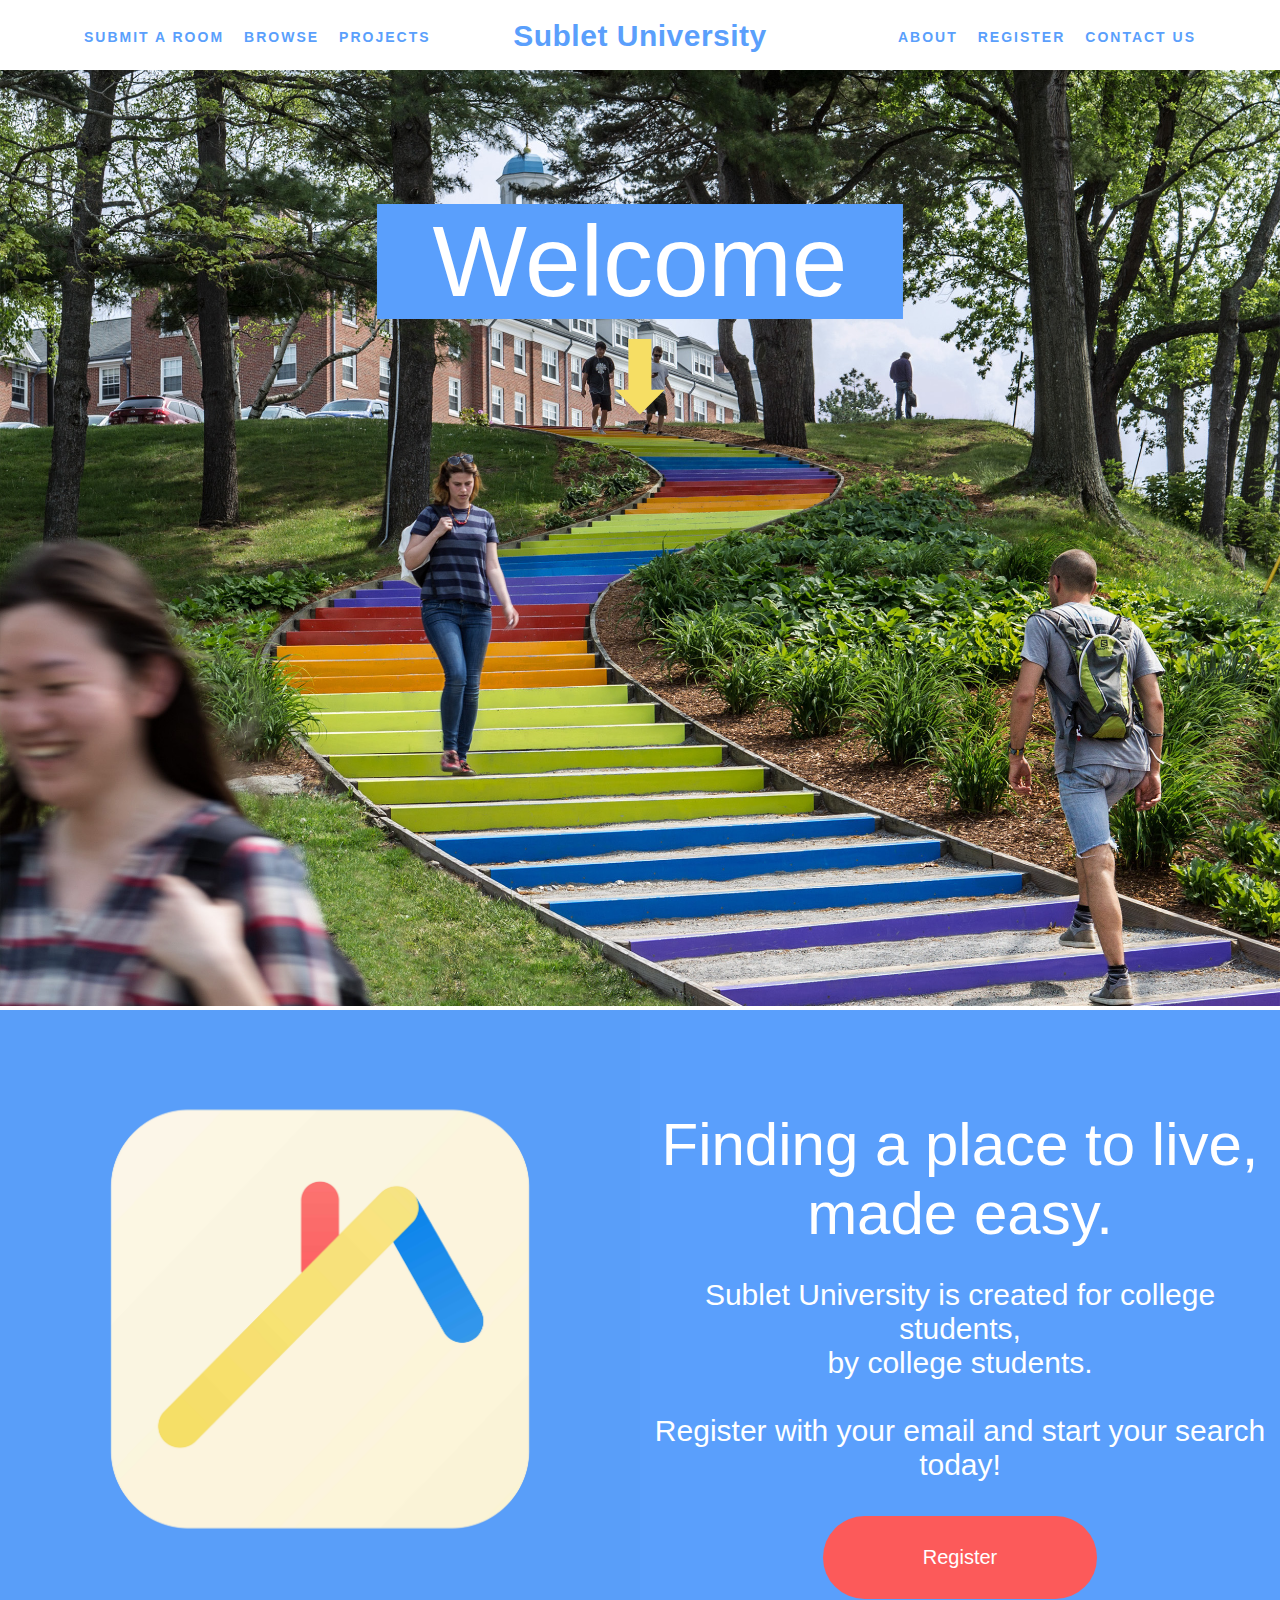
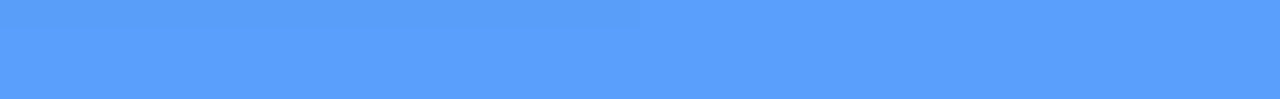
<file: index.html>
<!DOCTYPE html>
<html>
  <head>
    <title> Sublet University </title>
    <link rel="stylesheet" type="text/css" href="stylesheet.css">
    <script
    src="https://code.jquery.com/jquery-3.4.1.min.js"
    integrity="sha256-CSXorXvZcTkaix6Yvo6HppcZGetbYMGWSFlBw8HfCJo="
    crossorigin="anonymous"> </script>
    <!-- <link rel="shortcut icon" type="tab-icon" href="favicon.ico"> -->
      <style>
        html, body {
          font-family: avenir, sans-serif;
          margin: 0px;
          height: 100%;
          width: 100%;
        }
        mark {
          background-color: #377eeb;
        }

        * {
          box-sizing: border-box;
        }

        #coverphoto img {
          width:100%;
          margin-bottom: 0px;
          padding-bottom: 0px;
        }
        #title {
          font-size: 60px;
          font-weight: 500;
          color: #fff;
        }
        #smallerTitle {
          font-size: 30px;
          padding-top: 30px;
          font-weight: 400;
          color: #fff;
        }
        #arrow {
          background-color: transparent;
        }
        #arrow a {
          color: #f6de64;
          text-decoration: none;
        }

        #arrow a:hover {
          color: #fc5a5a;
        }

        #welcome {
          background-color: #5a9ffc;
          font-style: normal;
        }
        button {
          background-color: #fc5a5a;
          padding: 30px 100px;
          text-align: center;
          font-size: 20px;
          display: inline-block;
          color: white;
          border: none;
          border-radius: 50px;
          transition: all 0.5s;
          cursor: pointer;


        }
        button:hover {
          background-color: #f6de64;
          box-shadow: 0 12px 16px 0 rgba(0,0,0,0.24), 0 30px 30px 0 rgba(0,0,0,0.19);
        }
        .column-2 {
          padding-top: 100px;
          padding-bottom: 100px;
          float: right;
          width: 50%;
          text-align: center;
          display: flex;
          flex-direction: column;
          background-color: #5a9ffc;
        }
      </style>
  </head>

  <body>
    <header>
      <div class= "container-1">
        <a href = "index.html">
          <h1 class = "logo">
          Sublet University
          </h1>
        </a>


       <!-- right nav! -->
      <div>
        <nav>
          <ul>
             <li class="right-nav"><a href="contact.html">
              Contact Us </a></li>
              <li class="right-nav"><a href="register.html">
              Register </a></li>
              <li class="right-nav"><a href="about.html">
                About </a></li>
         
          </ul>
        </nav>
        </div>

        <!-- left nav -->
        <div>
          <nav>
          <ul>
           <li class="left-nav"><a href="submit-house.html">
                Submit A Room </a></li>
           <li class="left-nav"> <a href="browse.html">
                Browse </a></li>
               <li class="left-nav"> <a href="projects.html">
                Projects </a></li>
            </li>
          </nav>
        </div>
      </div>
    </header>

<!-- COPY EVERYTHING ABOVE FOR EVERY PAGE (I BELIEVE) -->



<!-- container 2 -->
         <div id="coverphoto">
        <img src=
        "college.jpg"
        sizes="(max-width: 540px) 100vw, (max-width: 768px)
        50vw, calc(1200px / 2)">
        <div class = "inside-image" style="top: 30%;">
          <div id = "welcome">
            &nbsp; Welcome &nbsp;
          </div>
          <div id = "arrow">
            <a href ="#container-3" style="text-decoration: none;">
            <span style = "font-style: normal;"> &#11015;</span>
            </a>
          </div>
        </div>
      </div>


      <script>
        jQuery($ => {
        const speed = 800;
//         selects links w/ hashtags
        $('a[href*="#"]')
          //finds the link being clicked on
        .filter((i, a) => a.getAttribute('href').startsWith('#') || a.href.startsWith(`${location.href}#`))
        .unbind('click.smoothScroll')
        .bind('click.smoothScroll', event => {
//           finds the target, animates the scroll on click^
          const targetId = event.currentTarget.getAttribute('href').split('#')[1];
          const targetElement = document.getElementById(targetId);
            if (targetElement) {
              event.preventDefault();
              $('html, body').animate({ scrollTop: $(targetElement).offset().top }, speed); // animation of given speed (800)
              }
            });
        });
        </script>


      <!-- the app imagery and class names can all be changed!
          They're fillers-->
    <div style="background-color: #5a9ffc; text-align: center; display: flex;"
     id="container-3">
      <div class ="column" style="float: left;">

        <img src="sublet-logo-beige.jpg" style="width: 100%;">
      </div>
      <div class ="column-2" style="float: right;">
        <div id="title">
        Finding a place to live,
        <br>
        made easy.
        <br>
        </div>
        <div id="smallerTitle">
        Sublet University is created for college students,
        <br>
        by college students.
        <br>
        <br>

        Register with your email and start your search today!
        <br>
        <br>

        <a href="register.html"> <button type="button"> Register </button>
        </div>
      </div>
    </div>
  </body>
</html>
</file>
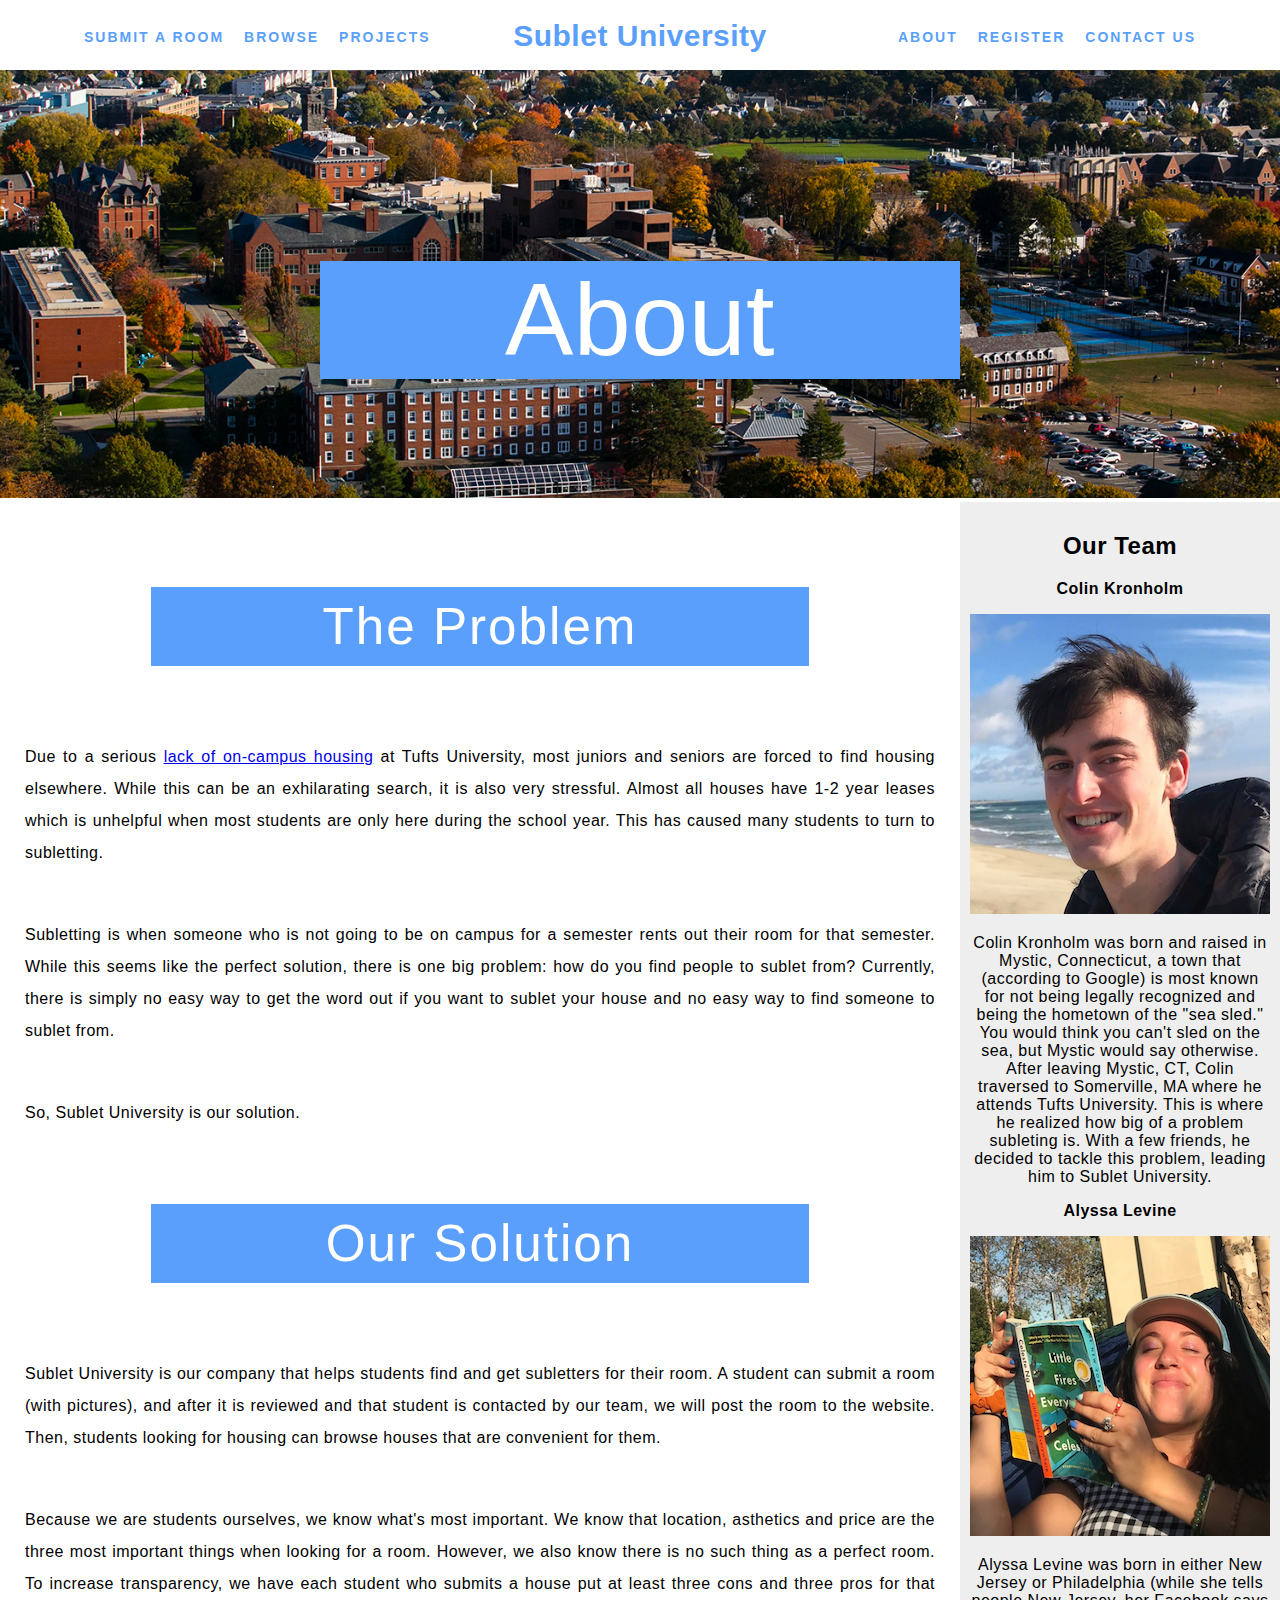
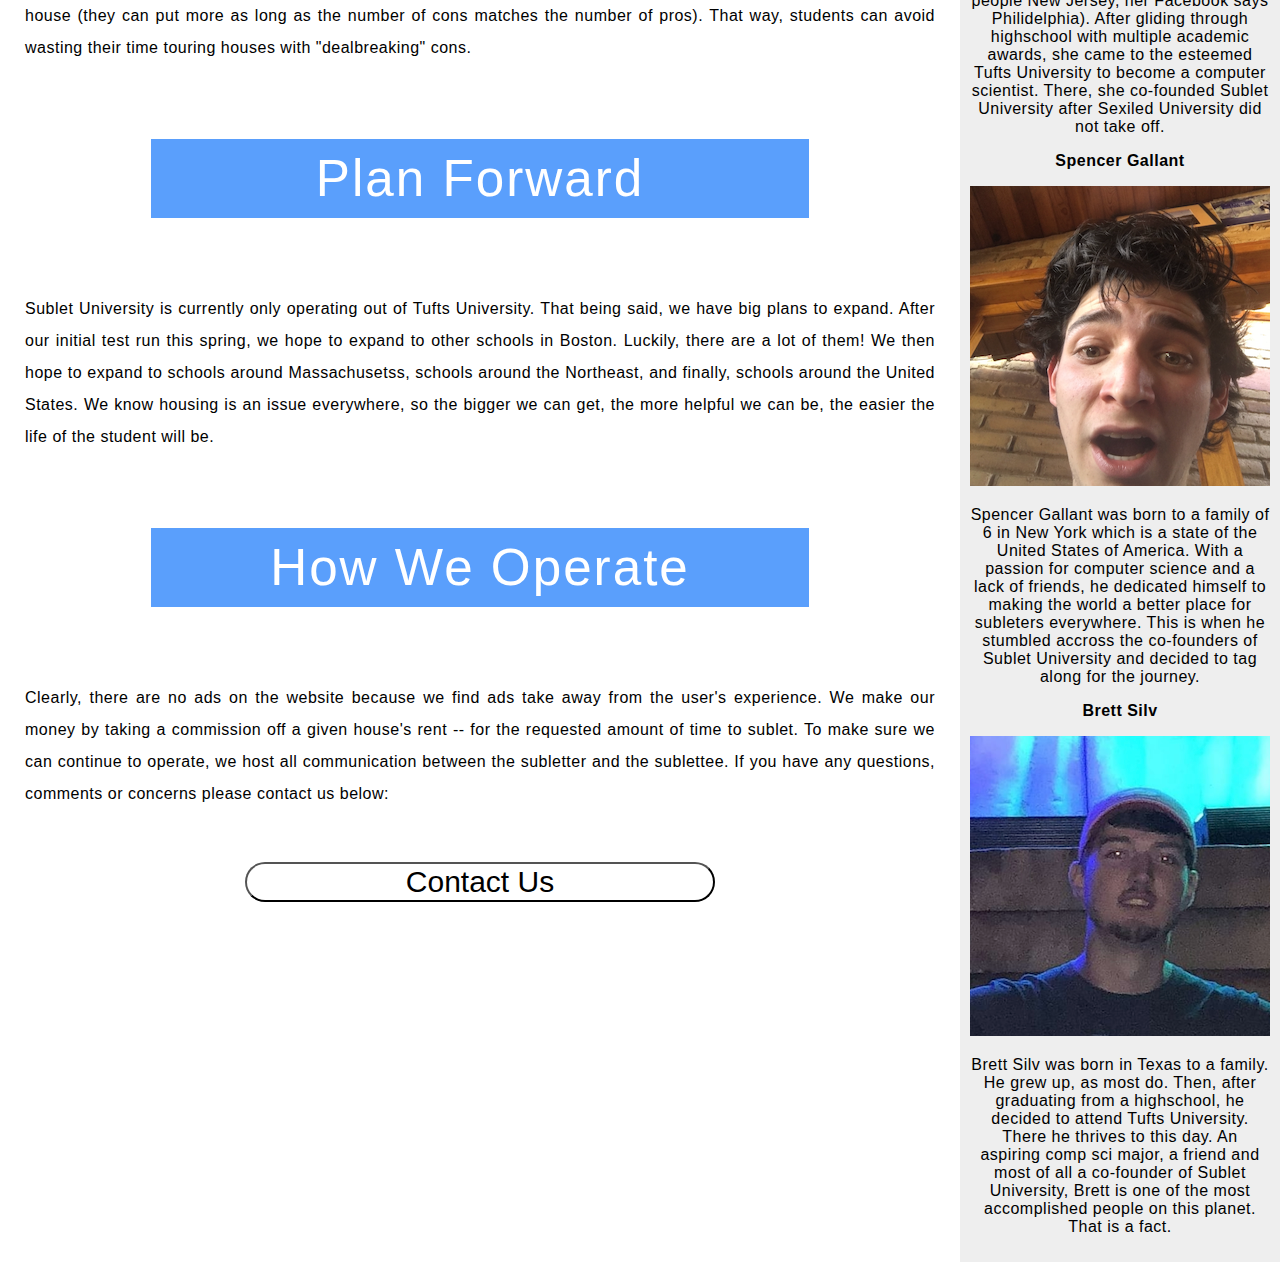
<file: about.html>
<!DOCTYPE html>
<html>
<head>
  <title> Sublet University </title>
  <link rel="stylesheet" type="text/css" href="stylesheet.css">
  <!-- <link rel="shortcut icon" type="tab-icon" href="favicon.ico"> -->
  <style>
    html, body {
      font-family: avenir, sans-serif;
      letter-spacing: 0.5px;
      height: 100%;
      width: 100%;
      margin: 0;
    }
    
    mark {
      background-color: #377eeb;
    }

    * {
      box-sizing: border-box;
    }
    #coverphoto img {
      width:100%;
    }

    form {
      color: #377eeb;
    }

    input[type=text] {
      width:30%;
      padding: 12px 180px;
      border: none;
      border-bottom: 2px solid #377eeb;
      -webkit-transition: 0.5s;
      transition: 0.5s;
      outline: none;
    }
    input[type=text]:focus {
      border: 3px solid #555;
      background-color: lightblue;
    }

    input[type=number] {
      width:30%;
      padding: 12px 180px;
      border: none;
      border-bottom: 2px solid #377eeb;
      -webkit-transition: 0.5s;
      transition: 0.5s;
      outline: none;
    }
    input[type=number]:focus {
      border: 3px solid #555;
      background-color: lightblue;
    }

    input[type=submit] {
      background-color: #377eeb;
      border: none;
      color: white;
      padding: 16px 32px;
      text-decoration: none;
      margin: 4px 2px;
      cursor: pointer;
    }

    .heading {
      font-family: roboto, sans-serif;
      letter-spacing: 2px;
      margin: 75px;
      padding: 10px;
      width: 70%;
      color: white;
      background-color: #5a9ffc;
      /* font-size: 40px; */
      font-size: 4vw;
    }

    .coverp {
      top: 50%;
    }

    /* Create two unequal columns that floats next to each other */
    .column {
      float: left;
      padding: 10px;
    }

    .left {
      width: 75%;
    }

    .right {
      width: 25%;
    }

    /* Clear floats after the columns */
    .row:after {
      content: "";
      display: table;
      clear: both;
    }

    .body {
      margin-left: 15px;
      margin-right: 15px;
      line-height: 2;
      text-align: justify;


    }

    .purchase {
      box-shadow: 0 10px 12px 0 rgba(0, 0, 0, 0);
      cursor: pointer;
      border-radius: 25px;
      background-color: #fff;
      border-color: #000;
      color: black;
      font-weight: normal;
      font-size: 30px;
      width: 50%;
    }

    .purchase:hover {
      box-shadow: 0 10px 12px 0 rgba(0, 0, 0, .3);
      background-color: #000;
      color: white;
    }

  </style>
</head>


<body>
    <header>
      <div class= "container-1">
        <a href = "index.html">
          <h1 class = "logo">
          Sublet University
          </h1>
        </a>


       <!-- right nav! -->
      <div>
        <nav>
          <ul>
             <li class="right-nav"><a href="contact.html">
              Contact Us </a></li>
              <li class="right-nav"><a href="register.html">
              Register </a></li>
              <li class="right-nav"><a href="about.html">
                About </a></li>

          </ul>
        </nav>
        </div>

        <!-- left nav -->
        <div>
          <nav>
          <ul>
           <li class="left-nav"><a href="submit-house.html">
                Submit A Room </a></li>
           <li class="left-nav"> <a href="browse.html">
                Browse </a></li>
               <li class="left-nav"> <a href="projects.html">
                Projects </a></li>
            </li>
            </li>
          </nav>
        </div>
      </div>
    </header>


      <div id="coverphoto" class="coverp">
        <img src=
        "school_aerial.jpg"
        sizes="(max-width: 540px) 100vw, (max-width: 768px)
        50vw, calc(1200px / 2)">
        <div class = "inside-image-contact">
          About
        </div>
      </div>

      <div class="row">
        <div class="column left" >
          <div align="center">

            <div class="heading">
              The Problem
            </div>
            <p class="body"> Due to a serious <a href="https://tuftsdaily.com/investigative/2018/05/20/state-housing-tufts-campus-shortages-off-campus-exploitation-new-solutions/" target="_blank">lack of on-campus housing</a> at Tufts University, most juniors and seniors are forced to find housing elsewhere. While this can be an exhilarating search, it is also very stressful. Almost all houses have 1-2 year leases which is unhelpful when most students are only here during the school year. This has caused many students to turn to subletting. </p>
            <br />
            <p class="body"> Subletting is when someone who is not going to be on campus for a semester rents out their room for that semester. While this seems like the perfect solution, there is one big problem: how do you find people to sublet from? Currently, there is simply no easy way to get the word out if you want to sublet your house and no easy way to find someone to sublet from. </p>
            <br />
            <p class="body">  So, Sublet University is our solution.</p>

            <div class="heading">
              Our Solution
            </div>
            <p class="body">Sublet University is our company that helps students find and get subletters for their room. A student can submit a room (with pictures), and after it is reviewed and that student is contacted by our team, we will post the room to the website. Then, students looking for housing can browse houses that are convenient for them. </p>
            <br />
            <p class="body">  Because we are students ourselves, we know what's most important. We know that location, asthetics and price are the three most important things when looking for a room. However, we also know there is no such thing as a perfect room. To increase transparency, we have each student who submits a house put at least three cons and three pros for that house (they can put more as long as the number of cons matches the number of pros). That way, students can avoid wasting their time touring houses with "dealbreaking" cons. </p>

            <div class="heading">
             Plan Forward
           </div>
           <p class="body">Sublet University is currently only operating out of Tufts University. That being said, we have big plans to expand. After our initial test run this spring, we hope to expand to other schools in Boston. Luckily, there are a lot of them! We then hope to expand to schools around Massachusetss, schools around the Northeast, and finally, schools around the United States. We know housing is an issue everywhere, so the bigger we can get, the more helpful we can be, the easier the life of the student will be. </p>

           <div class="heading">
             How We Operate
           </div>
           <p class="body">Clearly, there are no ads on the website because we find ads take away from the user's experience. We make our money by taking a commission off a given house's rent -- for the requested amount of time to sublet. To make sure we can continue to operate, we host all communication between the subletter and the sublettee. If you have any questions, comments or concerns please contact us below: </p> <br><br>

           <div style="text-align: center;"><button class="purchase" style="align-items: center;" onclick="location.href='contact.html';">Contact Us</button></div> <br><br>

         </div>
       </div>
       <div class="column right" style="background-color:#eee;">
        <div align="center">
          <h2>Our Team</h2>
          <p style="font-weight: 800;"> Colin Kronholm</p>
          <img src="colin.png" alt="Colin">
          <p>Colin Kronholm was born and raised in Mystic, Connecticut, a town that (according to Google) is most known for not being legally recognized and being the hometown of the "sea sled." You would think you can't sled on the sea, but Mystic would say otherwise. After leaving Mystic, CT, Colin traversed to Somerville, MA where he attends Tufts University. This is where he realized how big of a problem subleting is. With a few friends, he decided to tackle this problem, leading him to Sublet University.</p>
          <p style="font-weight: 800;">Alyssa Levine</p>
          <img src="alyssa.png" alt="Alyssa">
          <p> Alyssa Levine was born in either New Jersey or Philadelphia (while she tells people New Jersey, her Facebook says Philidelphia). After gliding through highschool with multiple academic awards, she came to the esteemed Tufts University to become a computer scientist. There, she co-founded Sublet University after Sexiled University did not take off.</p>
          <p style="font-weight: 800;">Spencer Gallant</p>
          <img src="spencer.png" alt="Spencer">
          <p>Spencer Gallant was born to a family of 6 in New York which is a state of the United States of America. With a passion for computer science and a lack of friends, he dedicated himself to making the world a better place for subleters everywhere. This is when he stumbled accross the co-founders of Sublet University and decided to tag along for the journey.</p>
          <p style="font-weight: 800;">Brett Silv</p>
          <img src="brett.png" alt="Brett">
          <p>Brett Silv was born in Texas to a family. He grew up, as most do. Then, after graduating from a highschool, he decided to attend Tufts University. There he thrives to this day. An aspiring comp sci major, a friend and most of all a co-founder of Sublet University, Brett is one of the most accomplished people on this planet. That is a fact.</p>
        </div>
      </div>
    </div>
   </body>
  </html>
</file>
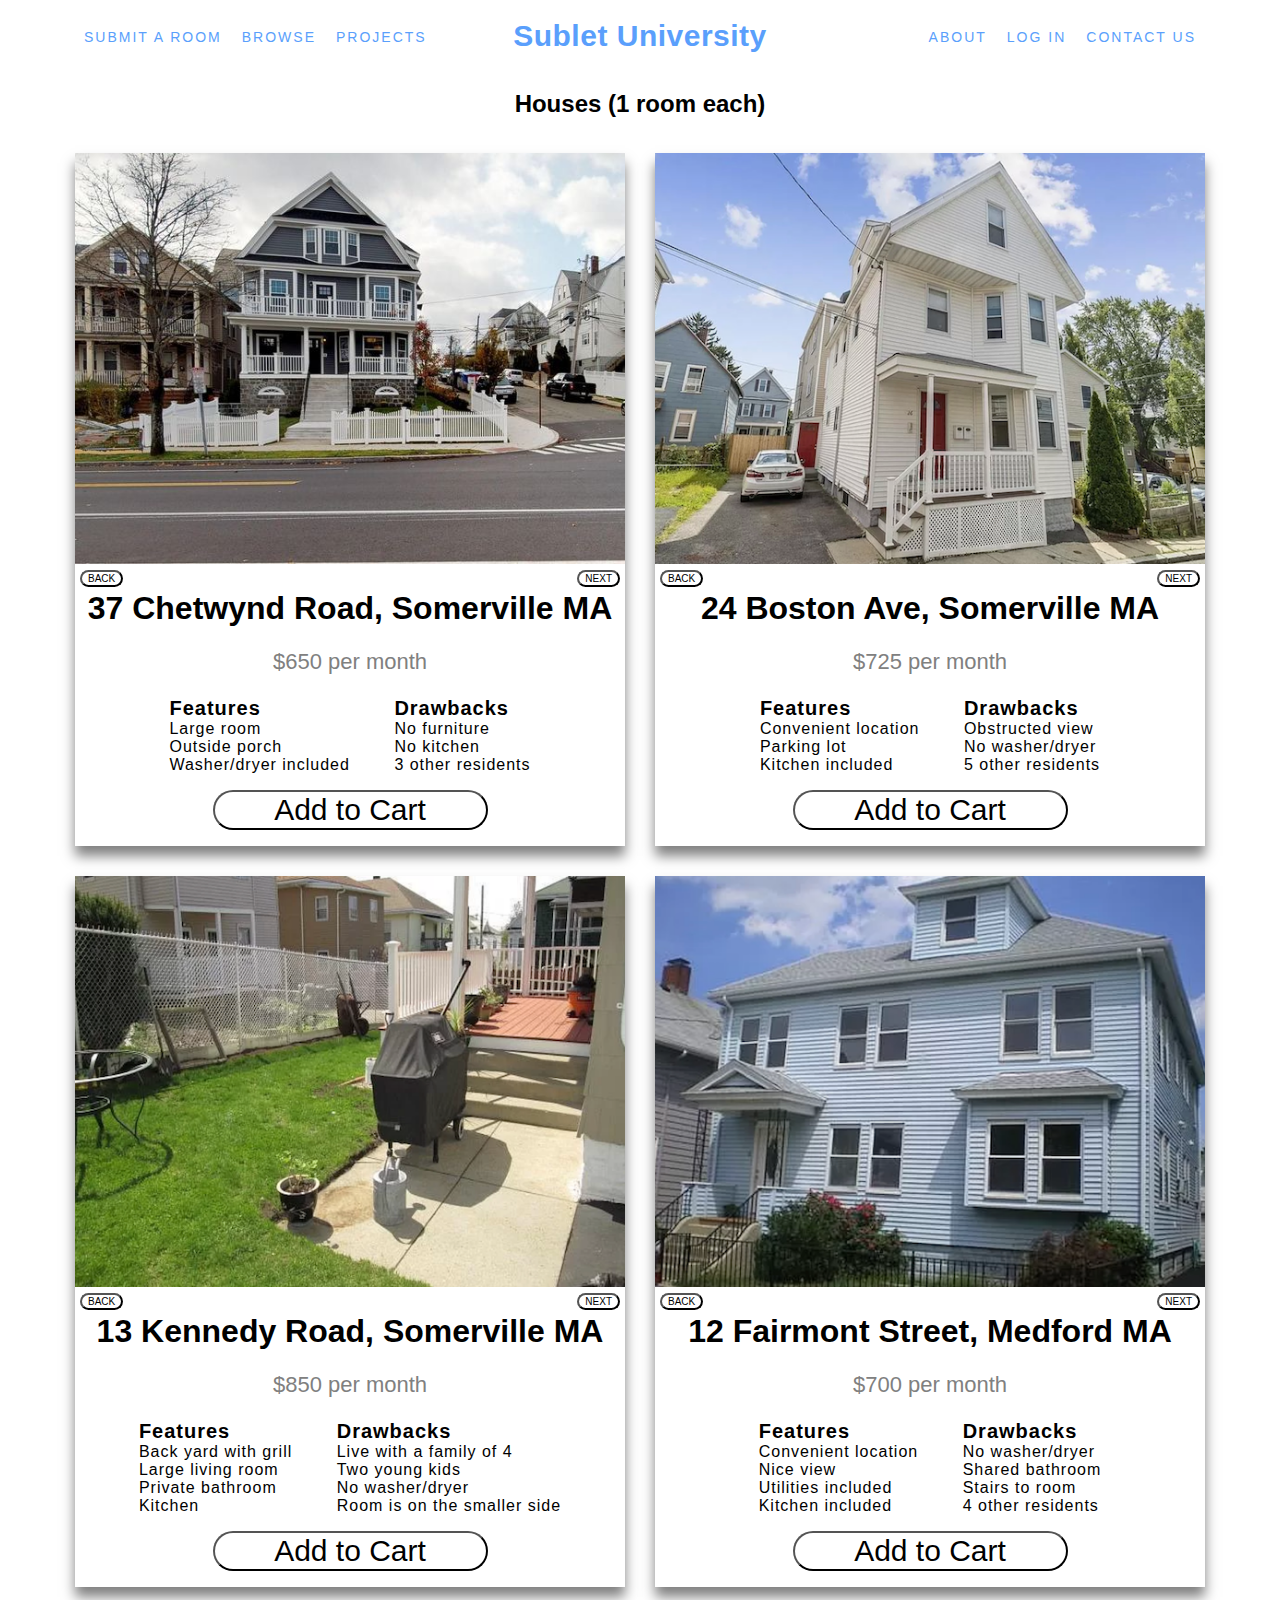
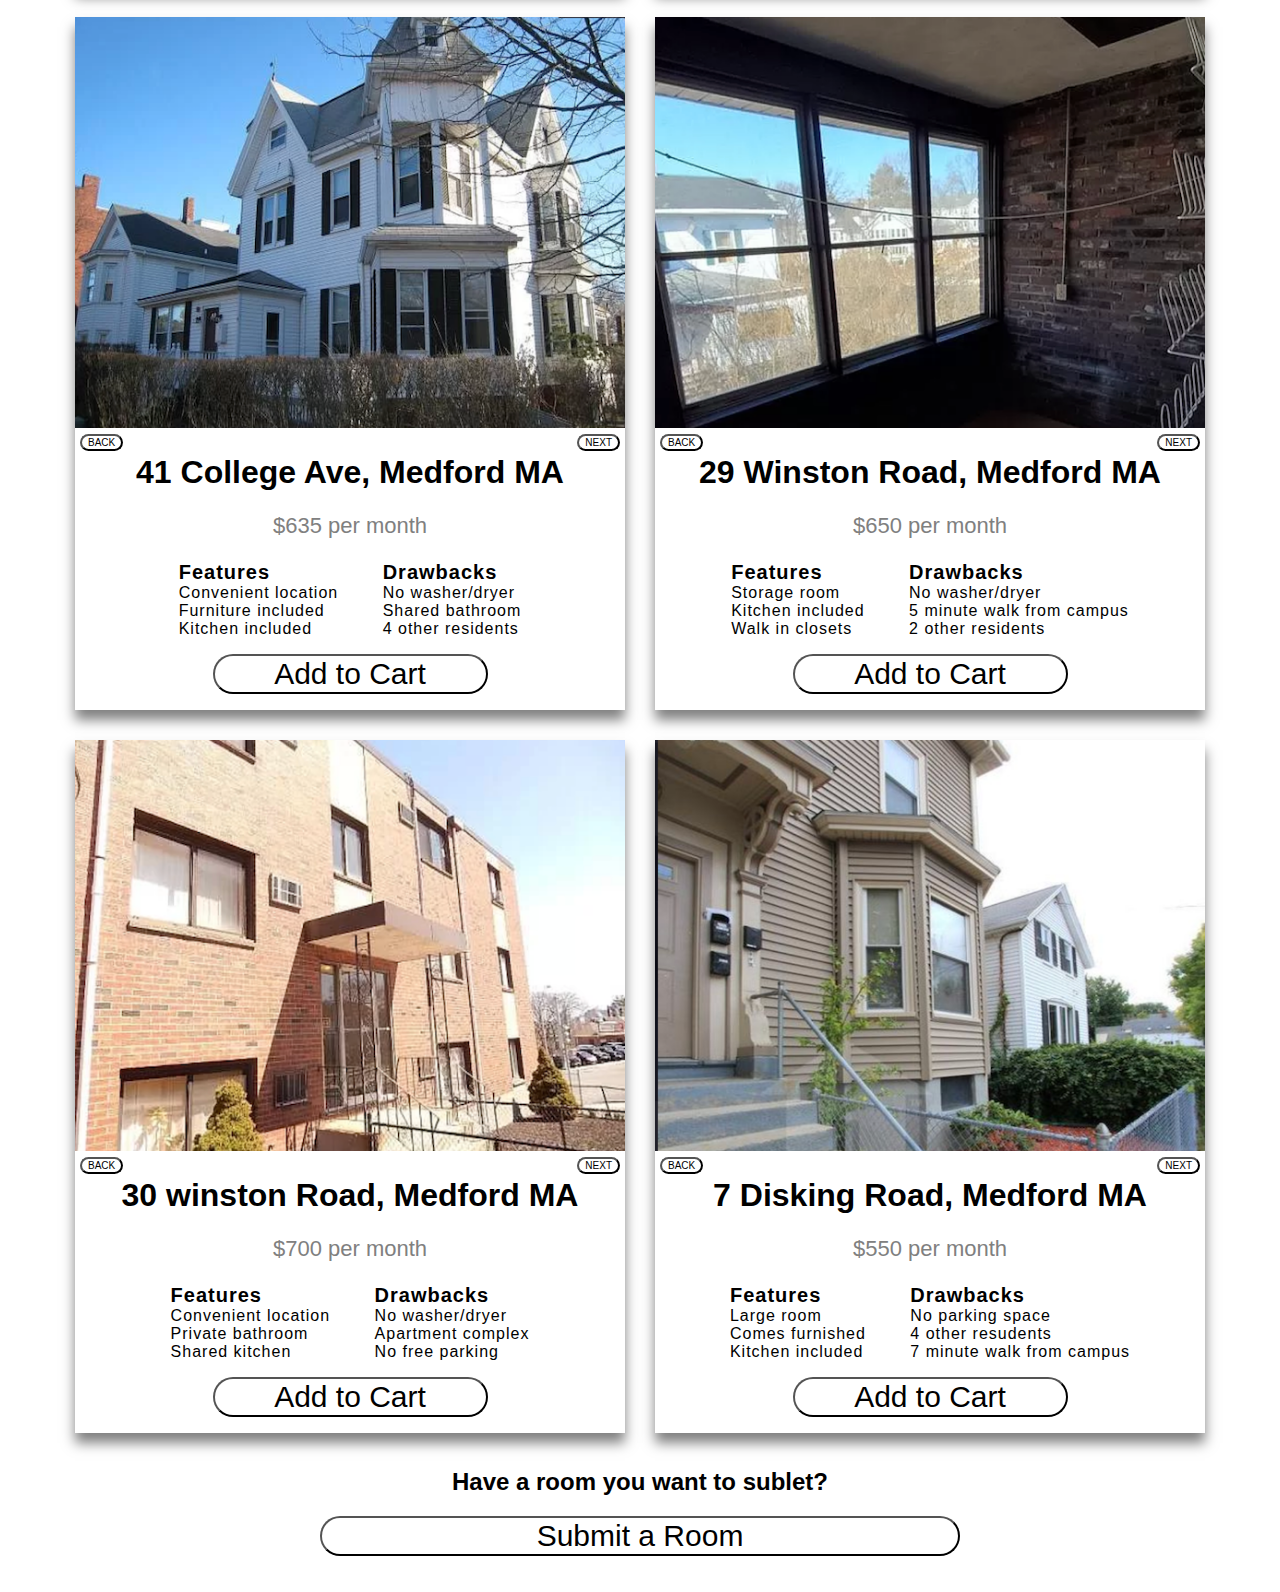
<file: browse.html>
<!DOCTYPE html>
<html>
  <head>
    <title> Sublet University </title>
    <link rel="stylesheet" type="text/css" href="stylesheet.css">
    <!-- <link rel="shortcut icon" type="tab-icon" href="favicon.ico"> -->
      <style>
        html, body {
          font-family: avenir, sans-serif;
          margin: 0px;
          height: 100%;
        }
        mark {
          background-color: #377eeb;
        }

        * {
          box-sizing: border-box;
        }
        div li {
          display: list-item;
          padding-top: 0px; /*// this is touchy*/
          font-weight: normal;
        }
        nav ul li {
        padding-top: 28px;
        }
        
        .two_houses {
          display: flex;
          flex-wrap: nowrap;
          flex-direction: row;
          justify-content: center;
          text-align: center;
          align-items: start;
        }

        .two_houses > div {
          box-shadow: 0 10px 12px 0 rgba(0, 0, 0, .5);
          max-width: 550px;
          margin: 15px;
          text-align: center;
          font-family: arial;
        }

        .two_houses .next{
          display: inline-block;
          margin-right: 5px;
          float: right;
        }

        .two_houses .prev{
          display: inline-block;
          margin-left: 5px;
          float: left;
        }
        
        .price {
          color: grey;
          font-size: 22px;
        }

        .features {
          font-weight: normal;
          display: inline-block;
          list-style-type: circle;
          list-style: none;
          list-style-position: inside;
          margin-left: auto;
          text-align: left;
        }

        .features_right {
          font-weight: normal;
          display: inline-block;
          list-style-type: circle;
          list-style: none;
          list-style-position: inside;
          margin-right: auto;
          margin-left: 40px;
          text-align: left;
        }

        .purchase {
          box-shadow: 0 10px 12px 0 rgba(0, 0, 0, 0);
          cursor: pointer;
          border-radius: 25px;
          background-color: #fff;
          border-color: #000;
          color: black;
          font-weight: normal;
          font-size: 30px;
          width: 50%;
        }

        .purchase:hover {
          box-shadow: 0 10px 12px 0 rgba(0, 0, 0, .3);
          background-color: #000;
          color: white;          
        }

        .scroll {
          box-shadow: 0 10px 12px 0 rgba(0, 0, 0, 0);
          cursor: pointer;
          border-radius: 25px;
          background-color: #fff;
          border-color: #000;
          color: black;
          font-weight: normal;
          font-size: 10px;
        }

        .scroll:hover {
          box-shadow: 0 10px 12px 0 rgba(0, 0, 0, .3);
          background-color: #000;
          color: white;
        }

      </style>
  </head>

  <body>
    <header>
      <div class= "container-1">
        <a href = "index.html">
          <h1 class = "logo">
          Sublet University
          </h1>
        </a>


       <!-- right nav! -->
      <div>
        <nav>
          <ul>
             <li class="right-nav"><a href="contact.html">
              Contact Us </a></li>
              <li class="right-nav"><a href="login.html">
              Log In </a></li>
              <li class="right-nav"><a href="about.html">
                About </a></li>
         
          </ul>
        </nav>
        </div>

        <!-- left nav -->
        <div>
          <nav>
          <ul>
           <li class="left-nav"><a href="submit-house.html">
                Submit A Room </a></li>
           <li class="left-nav"> <a href="browse.html">
                Browse </a></li>
               <li class="left-nav"> <a href="projects.html">
                Projects </a></li>
            </li>
            </li>
          </nav>
        </div>
      </div>
    </header>


    <script language="javascript">

      var num_image = [0, 0, 0, 0, 0, 0, 0, 0, 0, 0, 0, 0, 0];

      function next_photo(slider, image_arr, num){
        if(num_image[num] == (image_arr-1)) num_image[num] = 0;

        else num_image[num] = num_image[num] + 1;

        var image = document.getElementById(slider);
        image.innerHTML = '<img src=house' + (num+1) +"/" + (num_image[num]+1) + '.png style="width:100%">';
      }

      function prev_photo(slider, image_arr, num){
        if(num_image[num] == 0) num_image[num] = image_arr-1;

        else num_image[num] = num_image[num] - 1;

        var image = document.getElementById(slider);
        image.innerHTML = '<img src=house' + (num+1) +"/" + (num_image[num]+1) + '.png style="width:100%">';
      }



    </script>

    <h2 style="text-align:center">Houses (1 room each)</h2>
     
  
    <div class="two_houses">
      <div>
        <div class="image" id="home1"> <img src="house1/1.png" style="width:100%"> </div>
        <div class = "prev"> <button button class = "scroll" onclick="prev_photo('home1', 5, 0)">BACK</button> </div>
        <div class = "next"> <button button class = "scroll" onclick="next_photo('home1', 5, 0)">NEXT</button> </div>
        <h1>37 Chetwynd Road, Somerville MA</h1>
        <p class="price">$650 per month</p>
         <ul class="features">
            <li style="font-weight: bold; font-size: 20px;"> Features </li>
            <li> Large room</li>
            <li> Outside porch </li>
            <li> Washer/dryer included </li>
          </ul>
          <ul class="features_right">
            <li style="font-weight: bold; font-size: 20px;"> Drawbacks </li>
            <li> No furniture </li>
            <li> No kitchen </li>
            <li> 3 other residents</li>
          </ul>
        <p><button class="purchase" onclick="location.href='buy_house.html';">Add to Cart</button></p>
      </div>

      <div>
        <div id="home2"> <img src="house2/1.png" style="width:100%"></div>
        <div class = "prev"> <button  class = "scroll" onclick="prev_photo('home2', 7, 1)">BACK</button> </div>
        <div class = "next"> <button  class = "scroll" onclick="next_photo('home2', 7, 1)">NEXT</button> </div>
        <h1>24 Boston Ave, Somerville MA</h1>
        <p class="price">$725 per month</p>
        <ul class="features">
          <li style="font-weight: bold; font-size: 20px;"> Features </li>
          <li> Convenient location</li>
          <li> Parking lot </li>
          <li> Kitchen included </li>
        </ul>
        <ul class="features_right">
          <li style="font-weight: bold; font-size: 20px;"> Drawbacks </li>
          <li> Obstructed view </li>
          <li> No washer/dryer </li>
          <li> 5 other residents</li>
        </ul>
        <p><button class="purchase" onclick="location.href='buy_house.html';">Add to Cart</button></p>
      </div>
    </div>

    <div class="two_houses">
      <div class="house">
        <div id="home3"> <img src="house3/1.png" style="width:100%"> </div>
        <div class = "prev"> <button  class = "scroll" onclick="prev_photo('home3', 6, 2)">BACK</button> </div>
        <div class = "next"> <button  class = "scroll" onclick="next_photo('home3', 6, 2)">NEXT</button> </div>
        <h1>13 Kennedy Road, Somerville MA</h1>
        <p class="price">$850 per month</p>
        <ul class="features">
          <li style="font-weight: bold; font-size: 20px;"> Features </li>
          <li> Back yard with grill </li>
          <li> Large living room </li>
          <li> Private bathroom </li>
          <li> Kitchen </li>
        </ul>
        <ul class="features_right">
          <li style="font-weight: bold; font-size: 20px;"> Drawbacks </li>
          <li> Live with a family of 4 </li>
          <li> Two young kids </li>
          <li> No washer/dryer </li>
          <li> Room is on the smaller side</li>
        </ul>
        <p><button class="purchase" onclick="location.href='buy_house.html';">Add to Cart</button></p>
      </div>

      <div class="house">
        <div id="home4"> <img src="house4/1.png" style="width:100%"></div>
        <div class = "prev"> <button  class = "scroll" onclick="prev_photo('home4', 7, 3)">BACK</button> </div>
        <div class = "next"> <button  class = "scroll" onclick="next_photo('home4', 7, 3)">NEXT</button> </div>
        <h1>12 Fairmont Street, Medford MA</h1>
        <p class="price">$700 per month</p>
        <ul class="features">
          <li style="font-weight: bold; font-size: 20px;"> Features </li>
          <li> Convenient location</li>
          <li> Nice view </li>
          <li> Utilities included </li>
          <li> Kitchen included </li>
        </ul>
        <ul class="features_right">
          <li style="font-weight: bold; font-size: 20px;"> Drawbacks </li>
          <li> No washer/dryer </li>
          <li> Shared bathroom </li>
          <li> Stairs to room</li>
          <li> 4 other residents</li>
        </ul>
        <p><button class="purchase" onclick="location.href='buy_house.html';">Add to Cart</button></p>
      </div>
    </div>

    <div class="two_houses">
      <div class="house">
        <div id="home5"> <img src="house5/1.png" style="width:100%"> </div>
        <div class = "prev"> <button  class = "scroll" onclick="prev_photo('home5', 6, 4)">BACK</button> </div>
        <div class = "next"> <button  class = "scroll" onclick="next_photo('home5', 6, 4)">NEXT</button> </div>
        <h1>41 College Ave, Medford MA</h1>
        <p class="price">$635 per month</p>
        <ul class="features">
          <li style="font-weight: bold; font-size: 20px;"> Features </li>
          <li> Convenient location</li>
          <li> Furniture included </li>
          <li> Kitchen included </li>
        </ul>
        <ul class="features_right">
          <li style="font-weight: bold; font-size: 20px;"> Drawbacks </li>
          <li> No washer/dryer </li>
          <li> Shared bathroom </li>
          <li> 4 other residents</li>
        </ul>
        <p><button class="purchase" onclick="location.href='buy_house.html';">Add to Cart</button></p>
      </div>

      <div class="house">
        <div id="home6"> <img src="house6/1.png" style="width:100%"></div>
        <div class = "prev"> <button  class = "scroll" onclick="prev_photo('home6', 7, 5)">BACK</button> </div>
        <div class = "next"> <button  class = "scroll" onclick="next_photo('home6', 7, 5)">NEXT</button> </div>
        <h1>29 Winston Road, Medford MA</h1>
        <p class="price">$650 per month</p>
        <ul class="features">
          <li style="font-weight: bold; font-size: 20px;"> Features </li>
          <li> Storage room</li>
          <li> Kitchen included </li>
          <li> Walk in closets </li>
        </ul>
        <ul class="features_right">
          <li style="font-weight: bold; font-size: 20px;"> Drawbacks </li>
          <li> No washer/dryer </li>
          <li> 5 minute walk from campus </li>
          <li> 2 other residents</li>
        </ul>
        <p><button class="purchase" onclick="location.href='buy_house.html';">Add to Cart</button></p>
      </div>
    </div>

    <div class="two_houses">
      <div class="house">
        <div id="home7"> <img src="house7/1.png" style="width:100%"> </div>
        <div class = "prev"> <button  class = "scroll" onclick="prev_photo('home7', 6, 6)">BACK</button> </div>
        <div class = "next"> <button  class = "scroll" onclick="next_photo('home7', 6, 6)">NEXT</button> </div>
        <h1>30 winston Road, Medford MA</h1>
        <p class="price">$700 per month</p>
        <ul class="features">
          <li style="font-weight: bold; font-size: 20px;"> Features </li>
          <li> Convenient location</li>
          <li> Private bathroom </li>
          <li> Shared kitchen</li>
        </ul>
        <ul class="features_right">
          <li style="font-weight: bold; font-size: 20px;"> Drawbacks </li>
          <li> No washer/dryer</li>
          <li> Apartment complex </li>
          <li> No free parking </li>
        </ul>
        <p><button class="purchase" onclick="location.href='buy_house.html';">Add to Cart</button></p>
      </div>

      <div class="house">
        <div id="home8"> <img src="house8/1.png" style="width:100%"></div>
        <div class = "prev"> <button class = "scroll" onclick="prev_photo('home8', 7, 7)">BACK</button> </div>
        <div class = "next"> <button class = "scroll" onclick="next_photo('home8', 7, 7)">NEXT</button> </div>
        <h1>7 Disking Road, Medford MA</h1>
        <p class="price">$550 per month</p>
        <ul class="features">
          <li style="font-weight: bold; font-size: 20px;"> Features </li>
          <li> Large room</li>
          <li> Comes furnished </li>
          <li> Kitchen included </li>
        </ul>
        <ul class="features_right">
          <li style="font-weight: bold; font-size: 20px;"> Drawbacks </li>
          <li> No parking space</li>
          <li> 4 other resudents </li>
          <li> 7 minute walk from campus </li>
        </ul>
        <p><button class="purchase" onclick="location.href='buy_house.html';">Add to Cart</button></p>
      </div>
    </div>

    <h2 style="text-align:center">Have a room you want to sublet?</h2>
    <div style="text-align: center;"><button class="purchase" style="align-items: center;" onclick="location.href='submit-house.html';">Submit a Room</button></div> <br><br>

  </body>
</html>
</file>
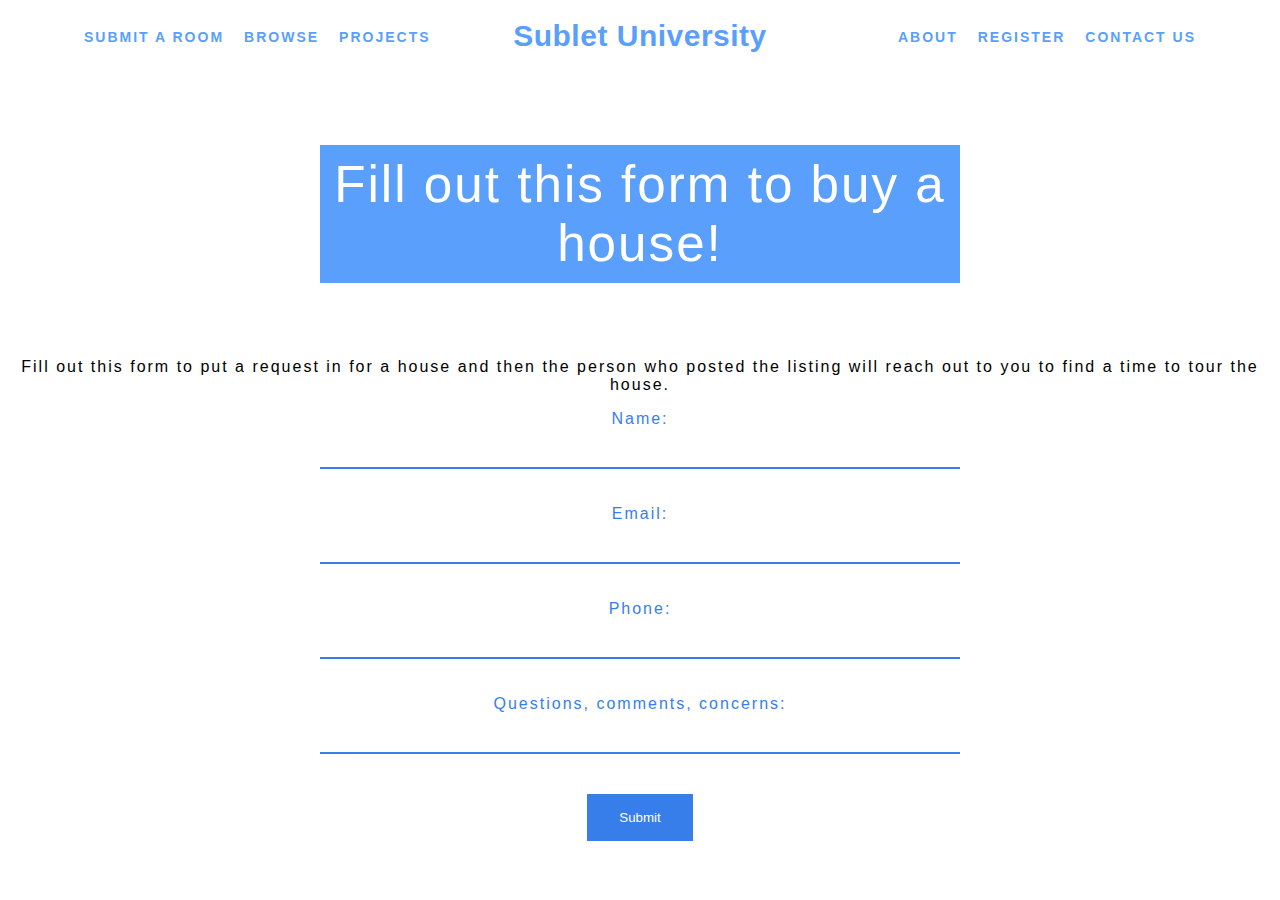
<file: buy_house.html>
<!DOCTYPE html>
<html>
  <head>
    <title> Sublet University </title>
    <link rel="stylesheet" type="text/css" href="stylesheet.css">
    <!-- <link rel="shortcut icon" type="tab-icon" href="favicon.ico"> -->
      <style>
        html, body {
          font-family: avenir, sans-serif;
          letter-spacing: 2px;

          margin: 0px;
          height: 100%;
          width: 100%;
        }
        mark {
          background-color: #377eeb;
        }

        * {
          box-sizing: border-box;
        }
        #coverphoto img {
          width:100%;
        }
        
        form { 
        color: #377eeb;
        }
        
        input[type=text] {
          width:30%;
          padding: 12px 90px;
          border: none;
          border-bottom: 2px solid #377eeb;
          -webkit-transition: 0.5s;
          transition: 0.5s;
          outline: none;
        }

        input[type=text]:focus {
            border: 3px solid #555;
            background-color: lightblue;
        }
        
        input[type=number] {
          width:30%;
          padding: 12px 180px;
          border: none;
          border-bottom: 2px solid #377eeb;
          -webkit-transition: 0.5s;
          transition: 0.5s;
          outline: none;
        }

        input[type=number]:focus {
            border: 3px solid #555;
            background-color: lightblue;
        }
        
        input[type=submit] {
          background-color: #377eeb;
          border: none;
          color: white;
          padding: 16px 32px;
          text-decoration: none;
          margin: 4px 2px;
          cursor: pointer;
        }
        
        .heading {
            font-family: roboto, sans-serif;
            letter-spacing: 2px;
            margin: 75px;
            padding: 10px;
            width: 50%;
            color: white;
            background-color: #5a9ffc;
            font-size: 50px;
            font-size: 4vw;
        }
        
        .coverp {
            /* width:100%; */
            top: 50%;
        }
      

      </style>
  </head>

  <body>
    <script language="javascript">
      function newDoc() {
        alert("Thank you for putting a request in. Click OK to keep browsing for potential houses!");
        return true;
      }
    //  
    </script>

    <header>
      <div class= "container-1">
        <a href = "index.html">
          <h1 class = "logo">
          Sublet University
          </h1>
        </a>


       <!-- right nav! -->
      <div>
        <nav>
          <ul>
             <li class="right-nav"><a href="contact.html">
              Contact Us </a></li>
              <li class="right-nav"><a href="register.html">
              Register </a></li>
              <li class="right-nav"><a href="about.html">
                About </a></li>
         
          </ul>
        </nav>
        </div>

        <!-- left nav -->
        <div>
          <nav>
          <ul>
           <li class="left-nav"><a href="submit-house.html">
                Submit A Room </a></li>
           <li class="left-nav"> <a href="browse.html">
                Browse </a></li>
             <li class="left-nav"> <a href="projects.html">
                Projects </a></li>
            </li>
          </nav>
        </div>
      </div>
    </header>
  
<div align="center">
    
    <div class="heading">
        Fill out this form to buy a house!
    </div> 
    <p> Fill out this form to put a request in for a house and then the person who posted the listing will reach out to you to find a time to tour the house.</p>
    <form action="browse.html" onsubmit='return newDoc()'>
      Name:<br>
      <input type="text" name="Name" required="true" style="width: 50%;"> <br><br><br>
      Email:<br>
      <input type="text" name="Email" required="true" style="width: 50%;"> <br><br><br>
      Phone:<br>
      <input type="text" name="Phone" required="true" style="width: 50%;"> <br><br><br>
      Questions, comments, concerns:<br>
      <input type="text" name="information" required="true" style="width: 50%;"> <br><br><br>
      <input type="submit" value="Submit"> <br><br>
    </form>
   </div>
  </body>
</html>
</file>
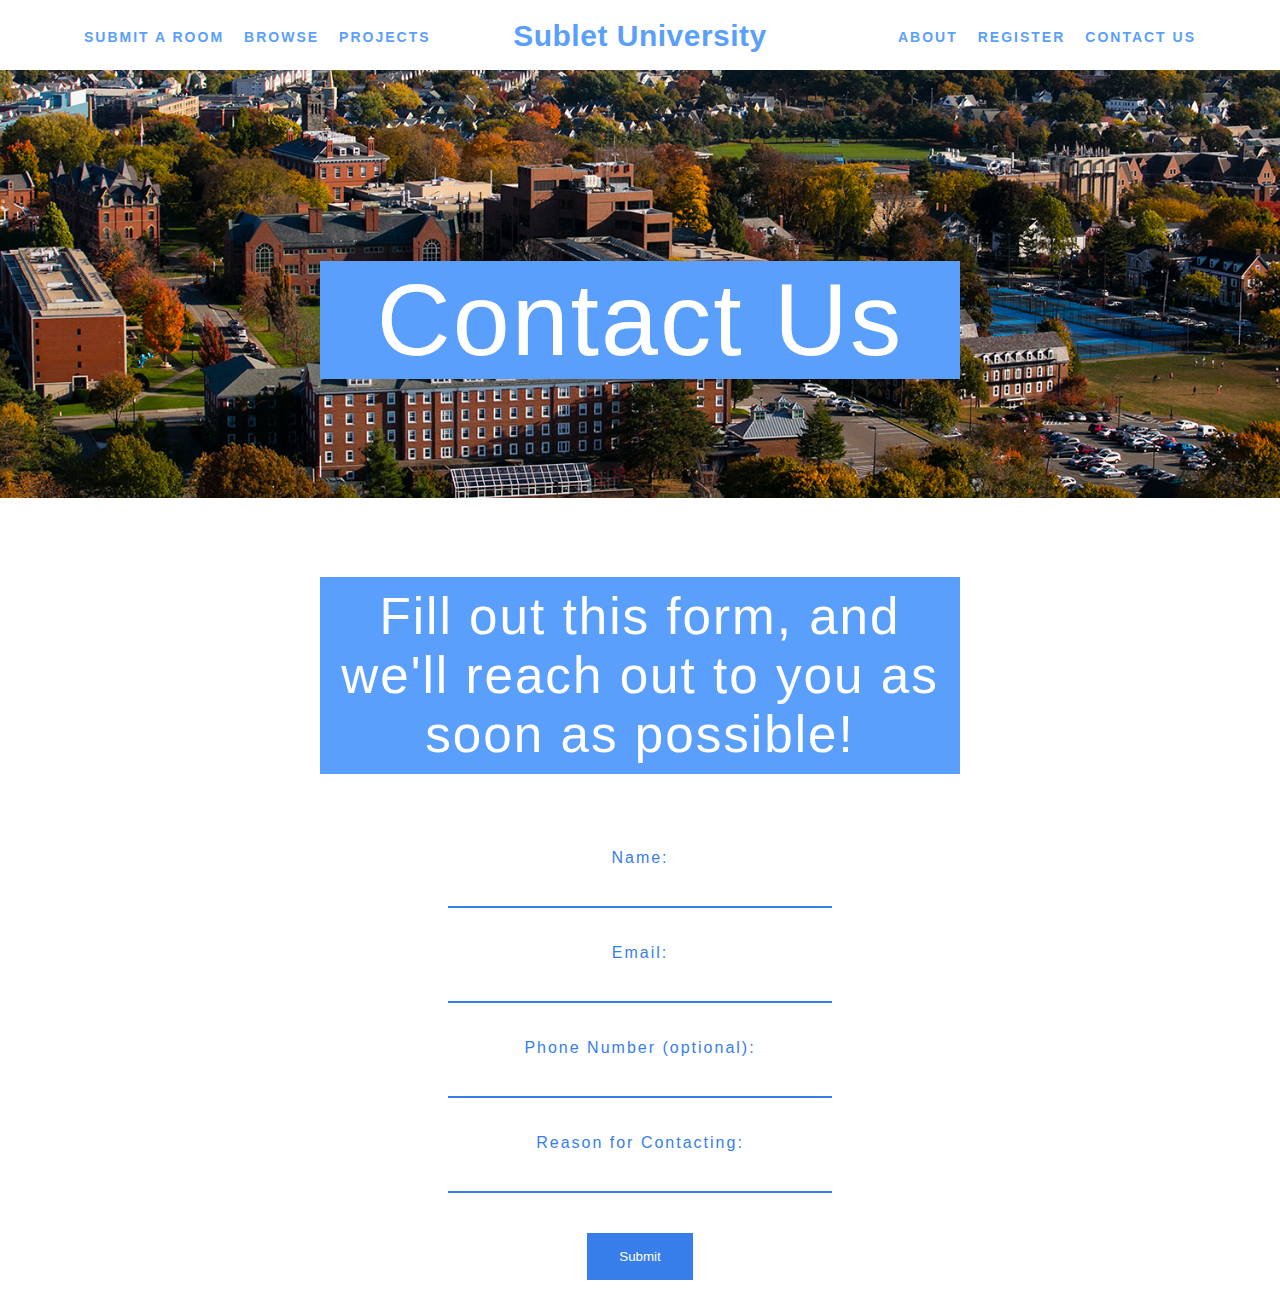
<file: contact.html>
<!DOCTYPE html>
<html>
  <head>
    <title> Sublet University </title>
    <link rel="stylesheet" type="text/css" href="stylesheet.css">
    <!-- <link rel="shortcut icon" type="tab-icon" href="favicon.ico"> -->
      <style>
        html, body {
          font-family: avenir, sans-serif;
          letter-spacing: 2px;

          margin: 0px;
          height: 100%;
          width: 100%;
        }
        mark {
          background-color: #377eeb;
        }

        * {
          box-sizing: border-box;
        }
        #coverphoto img {
          width:100%;
        }
        
        form { 
        color: #377eeb;
        }
        
        input[type=text] {
        width:30%;
        padding: 12px 180px;
        border: none;
        border-bottom: 2px solid #377eeb;
        -webkit-transition: 0.5s;
        transition: 0.5s;
        outline: none;
        }
        input[type=text]:focus {
            border: 3px solid #555;
            background-color: lightblue;
        }
        
        input[type=number] {
        width:30%;
        padding: 12px 180px;
        border: none;
        border-bottom: 2px solid #377eeb;
        -webkit-transition: 0.5s;
        transition: 0.5s;
        outline: none;
        }
        input[type=number]:focus {
            border: 3px solid #555;
            background-color: lightblue;
        }
        
        input[type=submit] {
          background-color: #377eeb;
          border: none;
          color: white;
          padding: 16px 32px;
          text-decoration: none;
          margin: 4px 2px;
          cursor: pointer;
        }
        
        .heading {
            font-family: roboto, sans-serif;
            letter-spacing: 2px;
            margin: 75px;
            padding: 10px;
            width: 50%;
            color: white;
            background-color: #5a9ffc;
            font-size: 50px;
            font-size: 4vw;
        }
        
        .coverp {
            /* width:100%; */
            top: 50%;
        }
      

      </style>
  </head>

  <body>
    <script language="javascript">
      function thank_you() {
        alert("Thank you for contact us. We will reach out shortly.");
        return true;
      }
    //  
    </script>

    <header>
      <div class= "container-1">
        <a href = "index.html">
          <h1 class = "logo">
          Sublet University
          </h1>
        </a>


       <!-- right nav! -->
      <div>
        <nav>
          <ul>
             <li class="right-nav"><a href="contact.html">
              Contact Us </a></li>
              <li class="right-nav"><a href="register.html">
              Register </a></li>
              <li class="right-nav"><a href="about.html">
              About </a></li>
         
          </ul>
        </nav>
        </div>

        <!-- left nav -->
        <div>
          <nav>
          <ul>
           <li class="left-nav"><a href="submit-house.html">
                Submit A Room </a></li>
           <li class="left-nav"> <a href="browse.html">
                Browse </a></li>
            <li class="left-nav"> <a href="projects.html">
              Projects </a></li>
            </li>
          </nav>
        </div>
      </div>
    </header>

    
  
  <div id="coverphoto" class="coverp">
    <img src=
    "school_aerial.jpg"
    sizes="(max-width: 540px) 100vw, (max-width: 768px)
    50vw, calc(1200px / 2)">
    <div class = "inside-image-contact">
      Contact Us
    </div>
  </div>
  
<div align="center">
    
    <div class="heading">
        Fill out this form, and we'll reach out to you as soon as possible!
    </div> 
    <form action="index.html" onsubmit="return thank_you()">
      Name:<br>
      <input type="text" name="Name" required="true"> <br><br><br>
      Email:<br>
      <input type="text" name="Email" required="true"> <br><br><br>
      Phone Number (optional):<br>
      <input type="number" name="Number"> <br><br><br>
      Reason for Contacting:<br>
      <input type="text" name="information" required="true"> <br><br><br>
      <input type="submit" value="Submit"> <br><br>
    </form>
</div>
  </body>
</html>
</file>
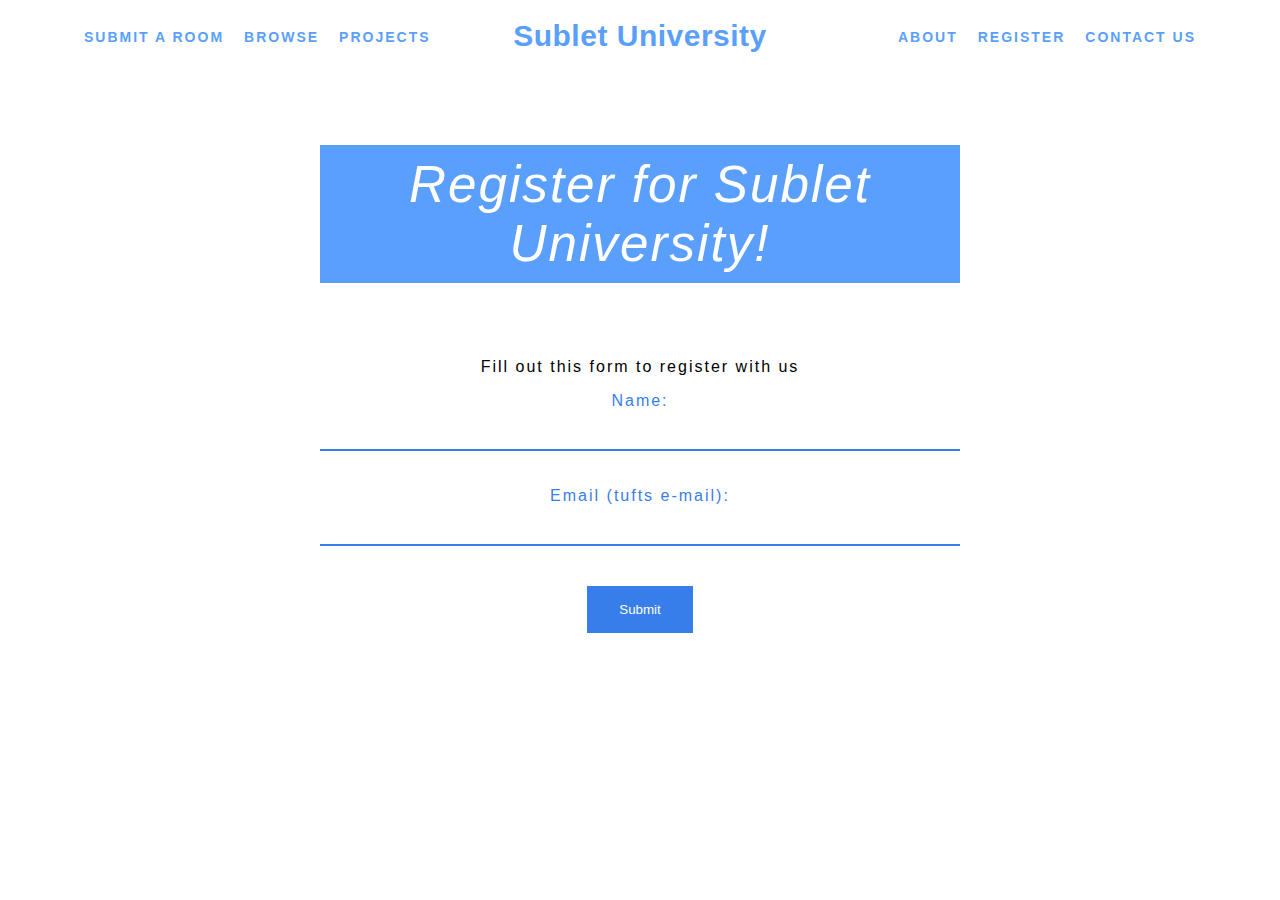
<file: login.html>
<!DOCTYPE html>
<html>
  <head>
    <title> Sublet University Register </title>
    <link rel="stylesheet" type="text/css" href="stylesheet.css">
      <style>
        html, body {
          font-family: roboto, sans-serif;
          letter-spacing: 2px;

          margin: 0px;
          height: 100%;
          width: 100%;
        }
        mark {
          background-color: #377eeb;
        }

        * {
          box-sizing: border-box;
        }
        #coverphoto img {
          width:100%;
        }
        
        form { 
        color: #377eeb;
        }
        
        input[type=text] {
          width:30%;
          padding: 12px 90px;
          border: none;
          border-bottom: 2px solid #377eeb;
          -webkit-transition: 0.5s;
          transition: 0.5s;
          outline: none;
        }

        input[type=text]:focus {
            border: 3px solid #555;
            background-color: lightblue;
        }
        
        input[type=number] {
          width:30%;
          padding: 12px 180px;
          border: none;
          border-bottom: 2px solid #377eeb;
          -webkit-transition: 0.5s;
          transition: 0.5s;
          outline: none;
        }

        input[type=number]:focus {
            border: 3px solid #555;
            background-color: lightblue;
        }
        
        input[type=submit] {
          background-color: #377eeb;
          border: none;
          color: white;
          padding: 16px 32px;
          text-decoration: none;
          margin: 4px 2px;
          cursor: pointer;
        }
        
        .heading {
            font-family: roboto, sans-serif;
            letter-spacing: 2px;
            margin: 75px;
            padding: 10px;
            width: 50%;
            color: white;
            background-color: #5a9ffc;
            font-size: 50px;
            font-size: 4vw;
            font-style: italic;
        }
        
        .coverp {
            /* width:100%; */
            top: 50%;
        }
      

      </style>
  </head>

  <body>
    <script language="javascript">
      function newDoc() {
        alert("Thank you for signing up with Sublet University! Press CLOSE to browse");
        return true;
      }
    //  
    </script>

    <header>
      <div class= "container-1">
        <a href = "index.html">
          <h1 class = "logo">
          Sublet University
          </h1>
        </a>


       <!-- right nav! -->
      <div>
        <nav>
          <ul>
             <li class="right-nav"><a href="contact.html">
              Contact Us </a></li>
              <li class="right-nav"><a href="login.html">
              Register </a></li>
              <li class="right-nav"><a href="about.html">
                About </a></li>
         
          </ul>
        </nav>
        </div>

        <!-- left nav -->
        <div>
          <nav>
          <ul>
           <li class="left-nav"><a href="submit-house.html">
                Submit A Room </a></li>
           <li class="left-nav"> <a href="browse.html">
                Browse </a></li>
               <li class="left-nav"> <a href="projects.html">
                Projects </a></li>
            </li>
            </li>
          </nav>
        </div>
      </div>
    </header>
    
  
<div align="center">
    
    <div class="heading">
       Register for Sublet University! 
    </div> 
    <p> Fill out this form to register with us</p>
    <form action="browse.html" onsubmit='return newDoc()'>
      Name:<br>
      <input type="text" name="Name" required="true" style="width: 50%;"> <br><br><br>
      Email (tufts e-mail):<br>
      <input type="text" name="Email" required="true" style="width: 50%;"> <br><br><br>
      <input type="submit" value="Submit"> <br><br>
    </form>
</div>

<script>

</script>
</file>
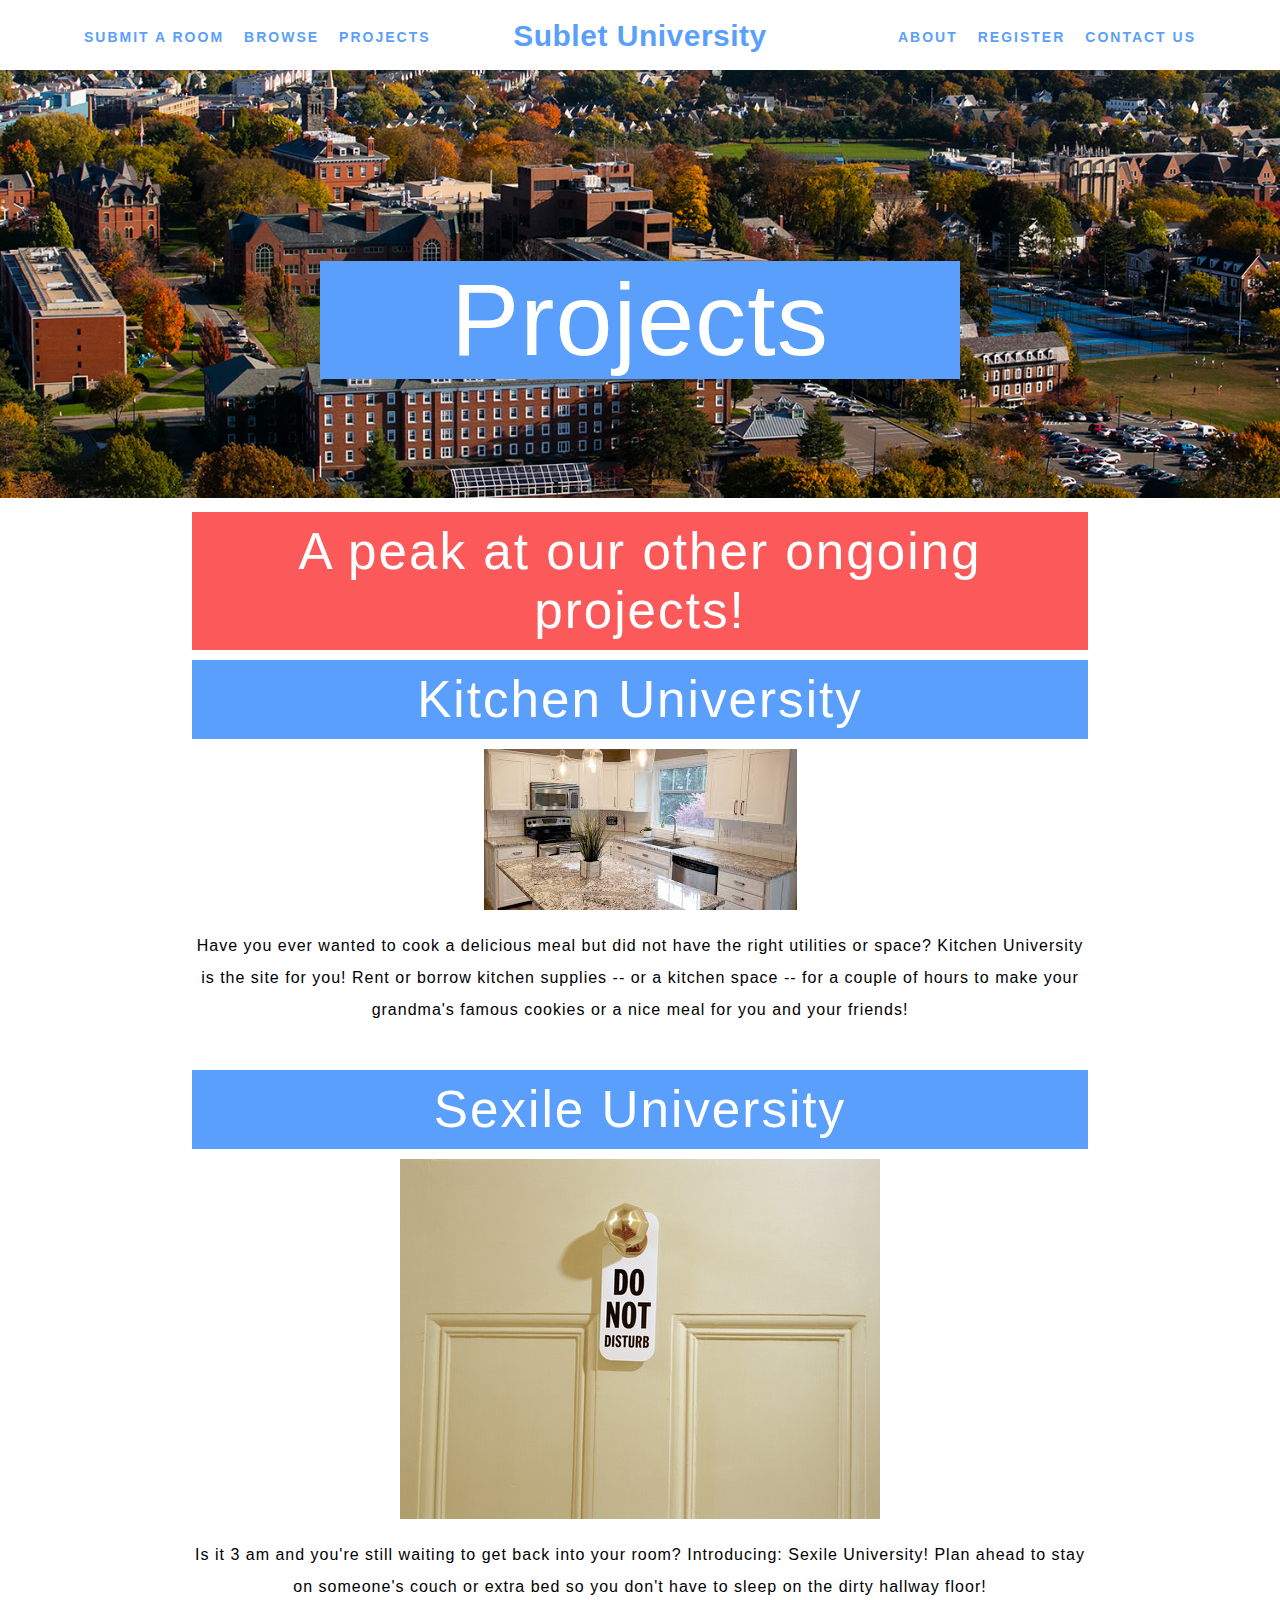
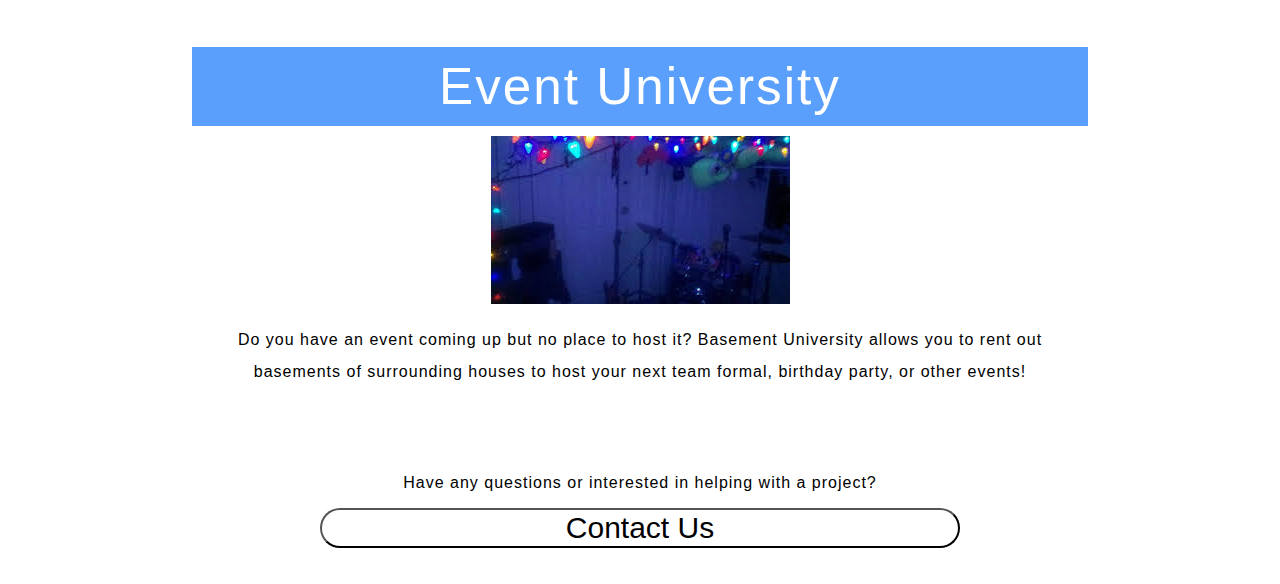
<file: projects.html>
<!DOCTYPE html>
<html>
<head>
  <title> Sublet University </title>
  <link rel="stylesheet" type="text/css" href="stylesheet.css">
  <style>
    html, body {
      font-family: avenir, sans-serif;
      letter-spacing: 1px;
      margin: 0px;
      height: 100%;
      width: 100%;
    }
    mark {
      background-color: #377eeb;
    }

    * {
      box-sizing: border-box;
    }
    #coverphoto img {
      width:100%;
    }

    form {
      color: #377eeb;
    }

    input[type=text] {
      width:30%;
      padding: 12px 180px;
      border: none;
      border-bottom: 2px solid #377eeb;
      -webkit-transition: 0.5s;
      transition: 0.5s;
      outline: none;
    }
    input[type=text]:focus {
      border: 3px solid #555;
      background-color: lightblue;
    }

    input[type=number] {
      width:30%;
      padding: 12px 180px;
      border: none;
      border-bottom: 2px solid #377eeb;
      -webkit-transition: 0.5s;
      transition: 0.5s;
      outline: none;
    }
    input[type=number]:focus {
      border: 3px solid #555;
      background-color: lightblue;
    }

    input[type=submit] {
      background-color: #377eeb;
      border: none;
      color: white;
      padding: 16px 32px;
      text-decoration: none;
      margin: 4px 2px;
      cursor: pointer;
    }

    .heading {
      font-family: roboto, sans-serif;
      letter-spacing: 2px;
      margin: 10px;
      padding: 10px;
      width: 70%;
      color: white;
      background-color: #5a9ffc;
      font-size: 50px;
      font-size: 4vw;
      font-style: italic;
    }

    .coverp {
      top: 50%;
    }

    /* Create two unequal columns that floats next to each other */
    .column {
      float: left;
      padding: 10px;
    }

    .left {
      width: 75%;
    }

    .right {
      width: 25%;
    }

    /* Clear floats after the columns */
    .row:after {
      content: "";
      display: table;
      clear: both;
    }

    .body {
      width: 70%;
      line-height: 2;

    }

    .purchase {
      box-shadow: 0 10px 12px 0 rgba(0, 0, 0, 0);
      cursor: pointer;
      border-radius: 25px;
      background-color: #fff;
      border-color: #000;
      color: black;
      font-weight: normal;
      font-size: 30px;
      width: 50%;
    }

    .purchase:hover {
      box-shadow: 0 10px 12px 0 rgba(0, 0, 0, .3);
      background-color: #000;
      color: white;
    }

  </style>
</head>


<body>
    <header>
      <div class= "container-1">
        <a href = "index.html">
          <h1 class = "logo">
          Sublet University
          </h1>
        </a>


      <div>
        <nav>
          <ul>
             <li class="right-nav"><a href="contact.html">
              Contact Us </a></li>
              <li class="right-nav"><a href="register.html">
              Register </a></li>
              <li class="right-nav"><a href="about.html">
                About </a></li>

          </ul>
        </nav>
        </div>
        <div>
          <nav>
          <ul>
           <li class="left-nav"><a href="submit-house.html">
                Submit A Room </a></li>
           <li class="left-nav"> <a href="browse.html">
                Browse </a></li>
           <li class="left-nav"> <a href="projects.html">
            Projects </a></li>
            </li>
          </nav>
        </div>
      </div>
    </header>


      <div id="coverphoto" class="coverp">
        <img src=
        "school_aerial.jpg"
        sizes="(max-width: 540px) 100vw, (max-width: 768px)
        50vw, calc(1200px / 2)">
        <div class = "inside-image-contact">
          Projects
        </div>
      </div>

      <!-- <div class="row"> -->
        <!-- <div class="column left" > -->
          <div align="center">

            <div class="heading" style="font-style: normal; background-color: #fc5a5a">
              A peak at our other ongoing projects!
            </div>
            <div class="heading" style="font-style: normal;">
              Kitchen University
            </div>
             <img src="kitchen.jpeg" alt="Kitchen">
            <p class="body"> Have you ever wanted to cook a delicious meal but did not have the right utilities or space?
            Kitchen University is the site for you! Rent or borrow kitchen supplies -- or a kitchen space -- for a couple of hours to make your
            grandma's famous cookies or a nice meal for you and your friends! </p>
            <br />
             <div class="heading" style="font-style: normal;">
              Sexile University
            </div>
             <img src="sexiled.jpg" alt="Sexiled">
            <p class="body"> Is it 3 am and you're still waiting to get back into your room? Introducing: Sexile University! Plan ahead to stay on someone's couch or extra bed so you don't have to sleep on the dirty hallway floor! </p>
            <br />
              <div class="heading" style="font-style: normal;">
              Event University
            </div>
             <img src="basement.jpeg" alt="Basement">
            <p class="body"> Do you have an event coming up but no place to host it? Basement University allows you to rent out basements of surrounding houses to host your next team formal, birthday party, or other events! </p>
            <br /><br><br>
            <p> Have any questions or interested in helping with a project? </p>
            <div style="text-align: center;"><button class="purchase" style="align-items: center;" onclick="location.href='contact.html';">Contact Us</button></div> <br><br>

          </div>
        </ul>
      </nav>
    </div>
  </div>
</header>
</body>
</html>
</file>
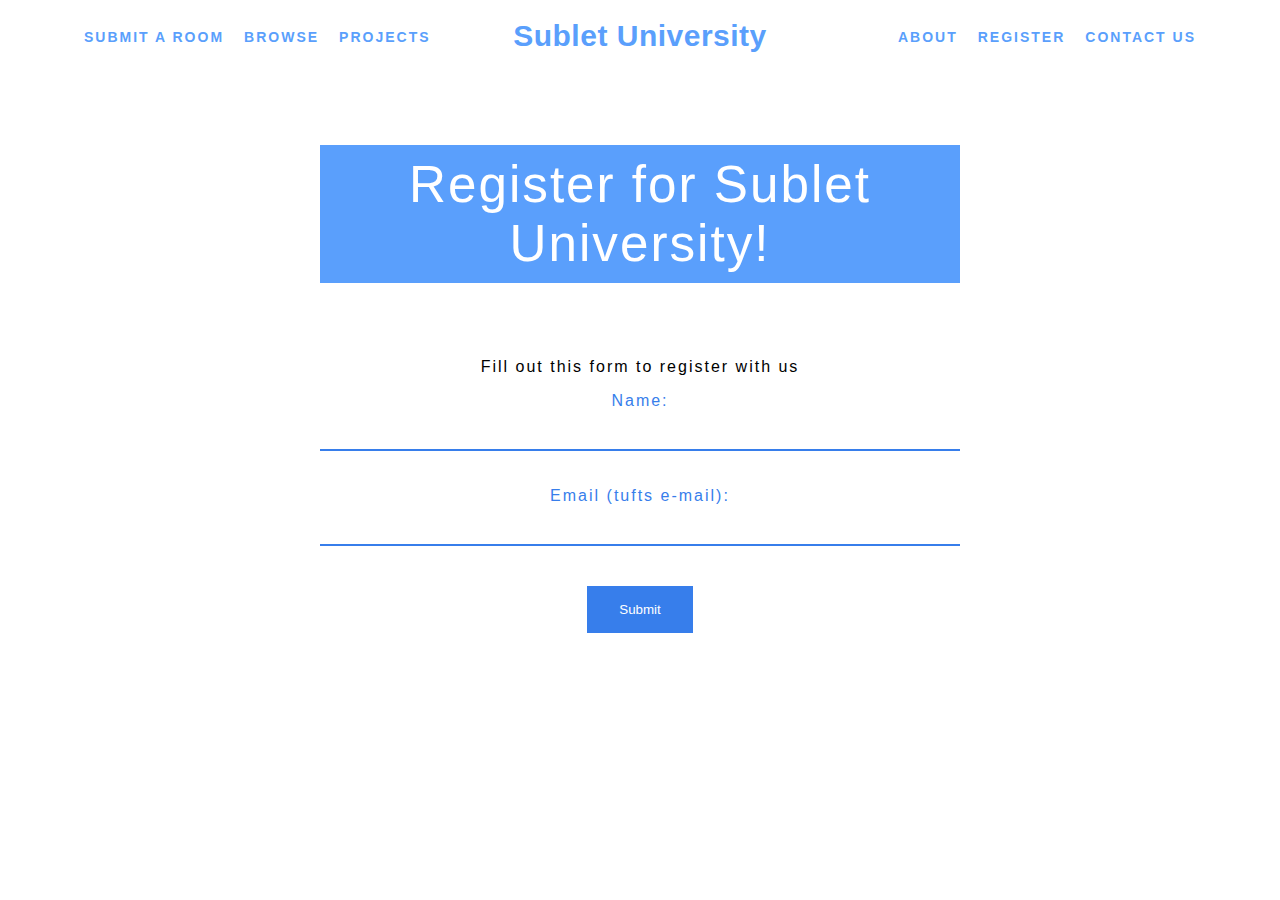
<file: register.html>
<!DOCTYPE html>
<html>
  <head>
    <title> Sublet University </title>
    <link rel="stylesheet" type="text/css" href="stylesheet.css">
      <style>
        html, body {
          font-family: avenir, sans-serif;
          letter-spacing: 2px;

          margin: 0px;
          height: 100%;
          width: 100%;
        }
        mark {
          background-color: #377eeb;
        }

        * {
          box-sizing: border-box;
        }
        #coverphoto img {
          width:100%;
        }
        
        form { 
        color: #377eeb;
        }
        
        input[type=text] {
          width:30%;
          padding: 12px 90px;
          border: none;
          border-bottom: 2px solid #377eeb;
          -webkit-transition: 0.5s;
          transition: 0.5s;
          outline: none;
        }

        input[type=text]:focus {
            border: 3px solid #555;
            background-color: lightblue;
        }
        
        input[type=number] {
          width:30%;
          padding: 12px 180px;
          border: none;
          border-bottom: 2px solid #377eeb;
          -webkit-transition: 0.5s;
          transition: 0.5s;
          outline: none;
        }

        input[type=number]:focus {
            border: 3px solid #555;
            background-color: lightblue;
        }
        
        input[type=submit] {
          background-color: #377eeb;
          border: none;
          color: white;
          padding: 16px 32px;
          text-decoration: none;
          margin: 4px 2px;
          cursor: pointer;
        }
        
        .heading {
            font-family: roboto, sans-serif;
            letter-spacing: 2px;
            margin: 75px;
            padding: 10px;
            width: 50%;
            color: white;
            background-color: #5a9ffc;
            font-size: 50px;
            font-size: 4vw;
        }
        
        .coverp {
            /* width:100%; */
            top: 50%;
        }
      

      </style>
  </head>

  <body>
    <script language="javascript">
      function newDoc() {
        alert("Thank you for signing up with Sublet University! Press CLOSE to browse");
        return true;
      }
    //  
    </script>

    <header>
      <div class= "container-1">
        <a href = "index.html">
          <h1 class = "logo">
          Sublet University
          </h1>
        </a>


       <!-- right nav! -->
      <div>
        <nav>
          <ul>
             <li class="right-nav"><a href="contact.html">
              Contact Us </a></li>
              <li class="right-nav"><a href="register.html">
              Register </a></li>
              <li class="right-nav"><a href="about.html">
                About </a></li>
         
          </ul>
        </nav>
        </div>

        <!-- left nav -->
        <div>
          <nav>
          <ul>
           <li class="left-nav"><a href="submit-house.html">
                Submit A Room </a></li>
           <li class="left-nav"> <a href="browse.html">
                Browse </a></li>
               <li class="left-nav"> <a href="projects.html">
                Projects </a></li>
            </li>
            </li>
          </nav>
        </div>
      </div>
    </header>
    
  
<div align="center">
    
    <div class="heading">
       Register for Sublet University! 
    </div> 
    <p> Fill out this form to register with us</p>
    <form action="browse.html" onsubmit='return newDoc()'>
      Name:<br>
      <input type="text" name="Name" required="true" style="width: 50%;"> <br><br><br>
      Email (tufts e-mail):<br>
      <input type="text" name="Email" required="true" style="width: 50%;"> <br><br><br>
      <input type="submit" value="Submit"> <br><br>
    </form>
</div>

<script>

</script>
</file>
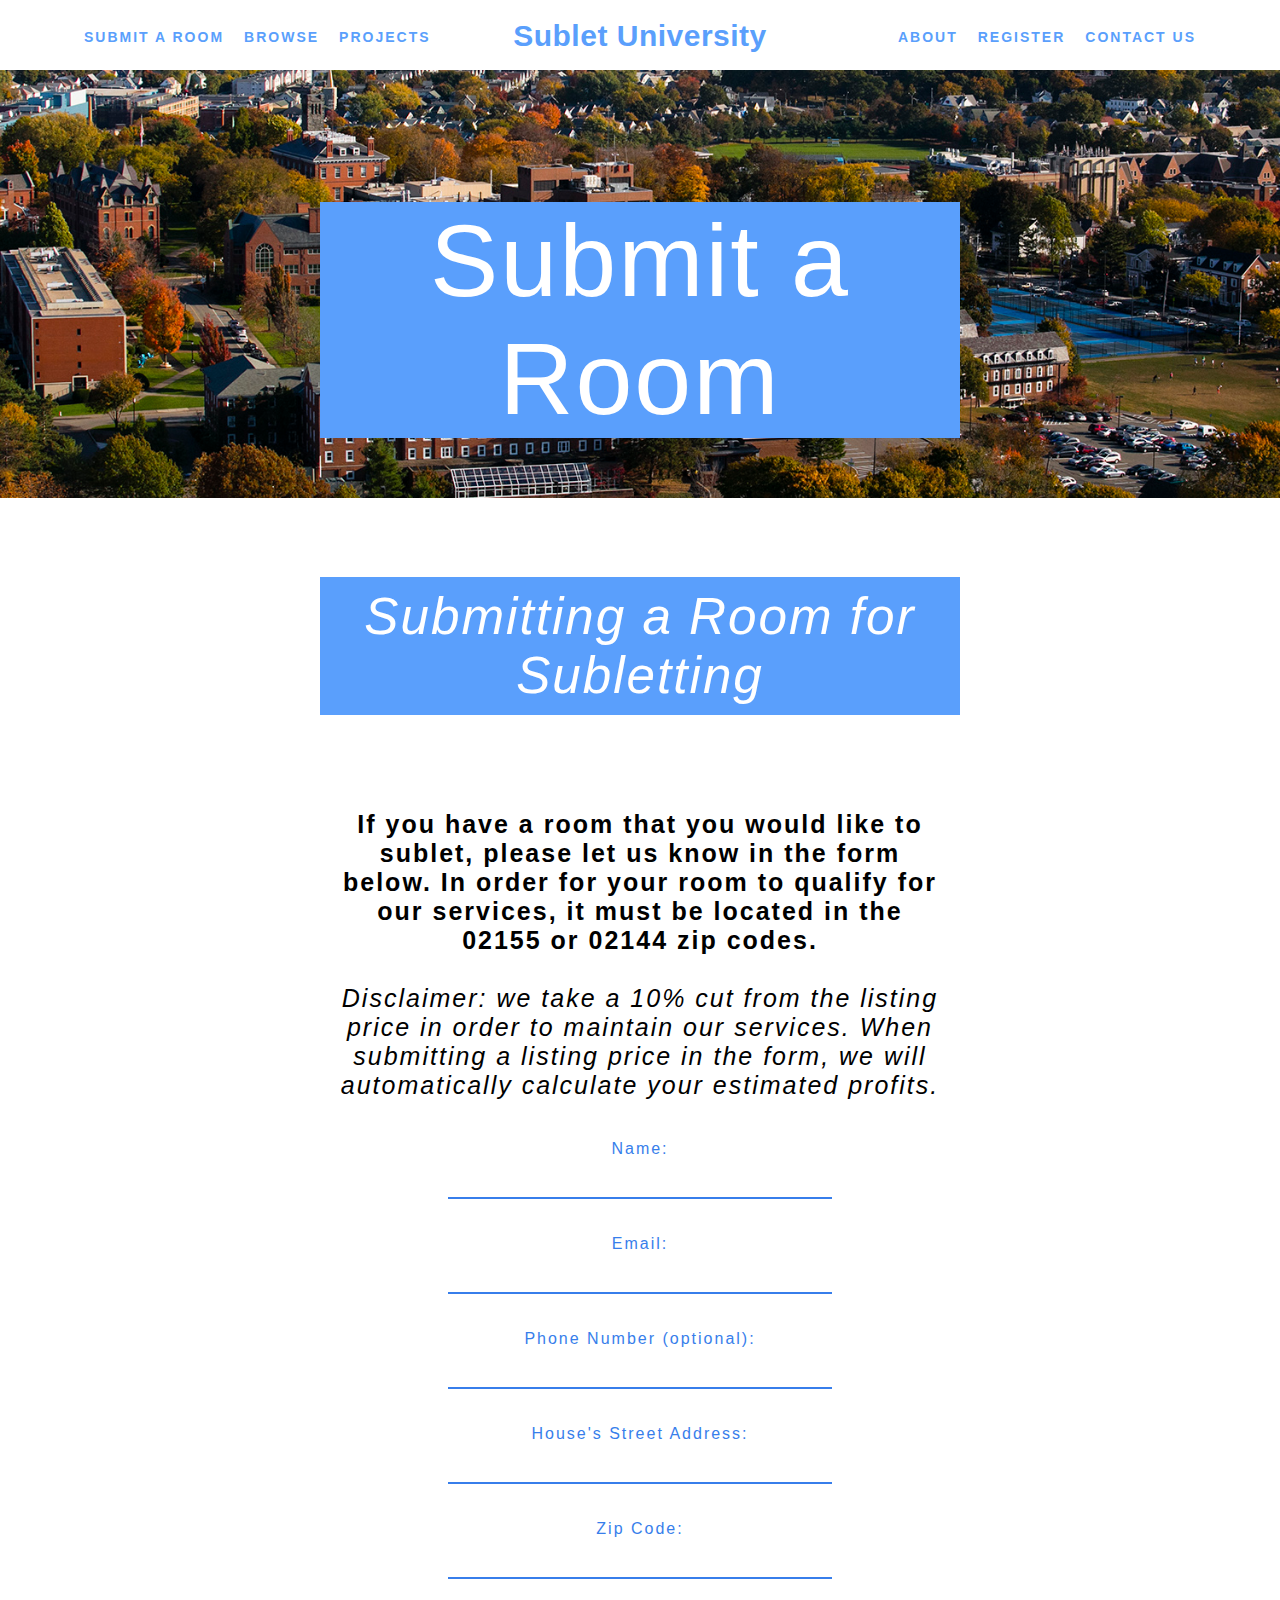
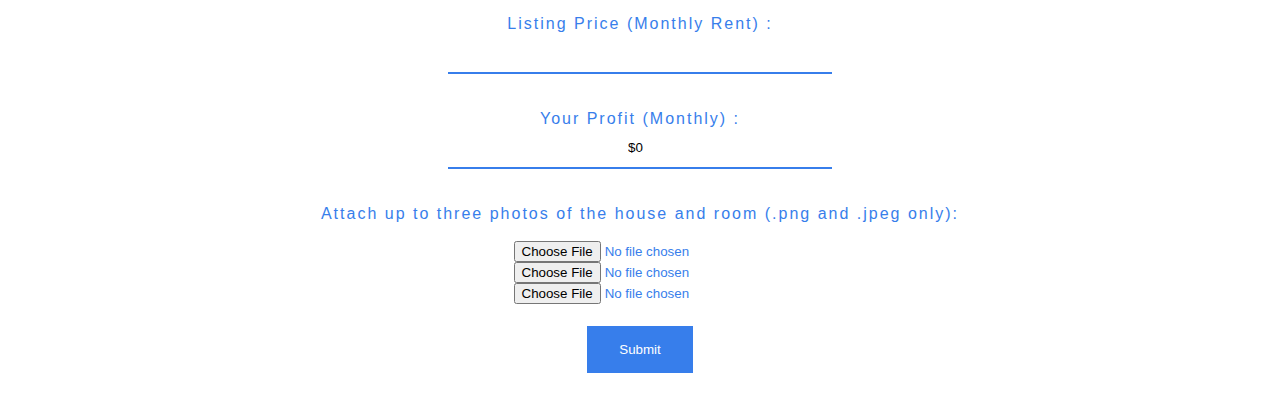
<file: submit-house.html>
<!DOCTYPE html>
<html>
  <head>
    <title> Sublet University </title>
    <link rel="stylesheet" type="text/css" href="stylesheet.css">
    <!-- <link rel="shortcut icon" type="tab-icon" href="favicon.ico"> -->
      <style>
        html, body {
          font-family: avenir, sans-serif;
          letter-spacing: 2px;

          margin: 0px;
          height: 100%;
          width: 100%;
        }
        mark {
          background-color: #377eeb;
        }

        * {
          box-sizing: border-box;
        }
        #coverphoto img {
          width:100%;
        }
        
        form { 
        color: #377eeb;
        }
        
        input[type=text] {
        width:30%;
        padding: 12px 180px;
        border: none;
        border-bottom: 2px solid #377eeb;
        -webkit-transition: 0.5s;
        transition: 0.5s;
        outline: none;
        }
        input[type=text]:focus {
            border: 3px solid #555;
            background-color: lightblue;
        }
        
        input[type=number] {
        width:30%;
        padding: 12px 180px;
        border: none;
        border-bottom: 2px solid #377eeb;
        -webkit-transition: 0.5s;
        transition: 0.5s;
        outline: none;
        }
        input[type=number]:focus {
            border: 3px solid #555;
            background-color: lightblue;
        }
        
        input[type=submit] {
          background-color: #377eeb;
          border: none;
          color: white;
          padding: 16px 32px;
          text-decoration: none;
          margin: 4px 2px;
          cursor: pointer;
        }
        
        .heading {
            font-family: roboto, sans-serif;
            letter-spacing: 2px;
            margin: 75px;
            padding: 10px;
            width: 50%;
            color: white;
            background-color: #5a9ffc;
            font-size: 50px;
            font-size: 4vw;
            font-style: italic;
        }
        
        .coverp {
            /* width:100%; */
            top: 50%;
        }
      

      </style>
  </head>

  <body>
  <script language="javascript">
      
      function validate(){
          if(document.getElementById("zipcode").value.toString() == "02144" || document.getElementById("zipcode").value.toString() == "02155")
          {
              alert("Thank you for your interest in our services. We will review your submission, and get back to you as soon as possible.")
              return true;
          }else{
              alert("House must be in zip code 02155 or 02144 to be eligible for listing.")
              return false;
          }
      }
      
      function calculate(){
          var prof = 0.9 * document.getElementById("price").value;
          var fin = prof.toFixed(2);
          document.getElementById("profit").value = "$" + fin;
      }
    </script>
    
    <header>
      <div class= "container-1">
        <a href = "index.html">
          <h1 class = "logo">
          Sublet University
          </h1>
        </a>


       <!-- right nav! -->
      <div>
        <nav>
          <ul>
             <li class="right-nav"><a href="contact.html">
              Contact Us </a></li>
              <li class="right-nav"><a href="register.html">
              Register </a></li>
              <li class="right-nav"><a href="about.html">
                About </a></li>
         
          </ul>
        </nav>
        </div>

        <!-- left nav -->
        <div>
          <nav>
          <ul>
           <li class="left-nav"><a href="submit-house.html">
                Submit A Room </a></li>
           <li class="left-nav"> <a href="browse.html">
                Browse </a></li>
               <li class="left-nav"> <a href="projects.html">
                Projects </a></li>
            </li>
            </li>
          </nav>
        </div>
      </div>
    </header>
    
  
  <div id="coverphoto" class="coverp">
    <img src=
    "school_aerial.jpg"
    sizes="(max-width: 540px) 100vw, (max-width: 768px)
    50vw, calc(1200px / 2)">
    <div class = "inside-image-contact">
      Submit a Room
    </div>
  </div>
  
<div align="center">
    
    <div class="heading">
        Submitting a Room for Subletting
    </div> 
    <div class="paragraph">
        <b>If you have a room that you would like to sublet, please let us know in the form below.
        In order for your room to qualify for our services, it must be located in the 02155 or 02144 zip codes. </b><br><br>
        <i> Disclaimer: we take a 10% cut from the listing price in order to maintain our services. When submitting a 
            listing price in the form, we will automatically calculate your estimated profits. </i>
        
    </div>
        
    <form name="subForm" onsubmit="return validate()">
      Name:<br>
      <input type="text" name="Name" required="true"> <br><br><br>
      Email:<br>
      <input type="text" name="Email" required="true"> <br><br><br>
      Phone Number (optional):<br>
      <input type="number" name="Number"> <br><br><br>
      House's Street Address:<br>
      <input type="text" name="Email" required="true"> <br><br><br>
      Zip Code:<br>
      <input type="number" name="zipcode" id="zipcode" required="true"> <br><br><br>
      Listing Price (Monthly Rent) :<br>
      <input type="number" name="price" id="price" required="true" onchange="calculate()"> <br><br><br>
      Your Profit (Monthly) :<br>
      <input type="text" name="profit" id="profit" value="$0"> <br><br><br>
      Attach up to three photos of the house and room (.png and .jpeg only): <br><br>
      <input type="file" accept="image/png, image/jpeg" name="image"> <br>
      <input type="file" accept="image/png, image/jpeg" name="image"> <br>
      <input type="file" accept="image/png, image/jpeg" name="image"> <br><br>
      
      <input type="submit" value="Submit"> <br><br>
    </form>
</div>
  </body>
</html>
</file>
<file: stylesheet.css>
/* colorz abc9f7 eba437 ffffff #000 */


/* Navigation Menu */
navigation-menu {
  display: block;
}

/* Navigation Bar */



.app-descript-1 {
    color: #000;
    display: flex;
}

.app-descript-2 {
    color: #000;
    display: flex;
}

/* color when u hover over nav bar */
nav a:hover {
  color: #f6de64;
}

div ul {
  list-style: none;
   margin-block-start: 0em;
   margin-block-end: 0em;
   margin-inline-start: 0px;
   margin-inline-end: 0px;
   padding-inline-start: 0px;
}

/* not sure if i need this */

div li {
  display: inline-block;
  padding-top: 28px; /*// this is touchy*/
  position: relative;
  font-weight: 600;
  letter-spacing: 1px; /* spaces out the nav bar lettering */
}
div li a {
  font-family: roboto, sans-serif;
  letter-spacing: 2px;
  color: #5a9ffc;
  text-decoration: none;
  text-transform: uppercase;
  font-size: 14px;
}

.right-nav {
  margin-right: 20px;
  float: right;

}

.left-nav {
  margin-left: 20px;
  float: left;

}

div li a:hover {
  color: #f6de64;
}

header {
  height: 70px;
}

/* clears the space after the sides of each header! allows them to be on same
   line/box space */
header::after {
  content: '';
  display: table;
  clear: both;
}


/* projects and stuffff */
.site-wrap {
  position: relative;
  width: 100%;
}

.site-container {
  float:none;
  margin-left: auto;
  margin-right: auto;
  max-width: 1200px;
}

.site-content {
  margin-left: 2%;
  margin-right: 2%;
  width: 96%;
}

/* //generally */
.project-covers {
  padding-bottom: 0px;
  padding-top: 43px;
  display: flex;
  flex-wrap: wrap;
}

/* //individual..allow for links */
.project-cover {
  margin-right: 0px;
  width: -webkit-calc(50% - 0px);
  display: block;
  position: relative;
}

.link-transition a {
  transition: background 0.2s ease, color 0.2s ease;
  }
.link-transition a svg {
  transition: fill 0.2s ease;
}


.cover-content-container {
  margin-bottom: 0px;
  margin-left: 0px;
  margin-right: 0px;
  margin-top: 1px;
  position: relative;
}

.cover-content-container:hover .cover_img {
  opacity: 0.3;
}

.cover-content-container:hover .inner-details {
  opacity: 1;
}

.cover-image-wrap {
  overflow: hidden;
  position: relative;
}

/* // this confusingly refers to project covers */
.cover-image {
  border-radius: 0px;
  float: none;
  margin-left: auto;
  margin-right: auto;
  width: 100%
}
/* // this confusingly refers to project covers */
.cover-image::before {
  padding-bottom: 78%;
  content: "";
  display: block;
  width: 100%;
}

/* // this confusingly refers to project covers */
/* this isnt doing anything */
.cover-image::after {
    transition: background-color 0.2s ease, opacity 0.2s ease;
    content: '';
    display: block;
    height: 100%;
    left: 0;
    position: absolute;
    top: 0;
    width: 100%;
    opacity: 0;
    border-radius: 0px;
}

/* // this confusingly refers to project covers */
.cover {
  left: 0px;
  min-height: 100%;
  position:absolute;
  top: 0px;
  width: 100%;
  opacity: 1;
  display: block;
  width: 100%;
  height: auto;
  transition: .5s ease;
  backface-visibility: hidden;
}
/* // this confusingly refers to project covers */
.cover_img {

  height: calc(100% + 2px);
  height: -moz-calc(100% + 2px);
  height: -webkit-calc(100% + 2px);
  left: 50%;
  object-fit: cover;
  position: absolute;
  top: 50%;
  transform: translate(-50%, -50%);
  width: calc(100% + 2px);
  vertical-align: top;
  border: 0;

  opacity: 1;
  display: block;
  transition: .5s ease;
  backface-visibility: hidden;
}

.inside-image {
  color: #fff;
  font-size: 100px;
  margin-top: 50px;

  position: absolute;
  top: 50%;
  left: 50%;
  transform: translate(-50%, -50%);
  -ms-transform: translate(-50%, -50%);
  text-align: center;
}

.inside-image-contact {
  color: #fff;
  background-color: #5a9ffc;
  font-size: 100px;
  font-size: 8vw;
  margin-top: 50px;

  position: absolute;
  top: 30%;
  left: 50%;
  width: 50%;
  transform: translate(-50%, -50%);
  -ms-transform: translate(-50%, -50%);
  text-align: center;
}

.paragraph {
  font-size: 25px;
  width: 50%;
  margin: 20px;
  padding: 20px;
}

.details-wrap {

  left: 50%;
  transform:translateX(-50%);
  padding-bottom: 8%;
  max-width: 100%;
  padding-top: 8%;
  width: 100%;
  height: 100%;
  backface-visibility: hidden;
  opacity: 0;
  position: absolute;
  top: 0px;
  transition: opacity 0.15s ease 0s;
}

.preserve-white {
  white-space: pre-wrap;
}

.project-cover .details {
  transition: background 0.2s ease; }

.details {
  align-items: center;
  border-radius: 0px;
  background: rgba(255, 255, 255, 0);
  display: flex;
  height: 100%;
  position: relative;
  width: 100%;
}

.inner-details {
  padding-bottom: 0%;
  padding-left: 8%;
  padding-right: 8%;
  padding-top: 0%;

  transition: .5s ease;
 opacity: 0;
 position: absolute;
 top: 50%;
 left: 50%;
 transform: translate(-50%, -50%);
 -ms-transform: translate(-50%, -50%);
 text-align: center;


  width: 100%;
  overflow: hidden;
}

.inner-details::after {
    clear: both;
    content: '';
    display: table;
}

/* This puts the text on top and orgnaizes it */
.title {
    color: #ffffff;
    float: none;
    font-family: ftnk;
    font-size: 21px;
    font-style: normal;
    font-weight: 700;
    line-height: 24px;
    margin: auto;
    padding-bottom: 3px;
    padding-left: 0%;
    padding-right: 0%;
    padding-top: 0px;
    text-align: center;
    text-transform: none;
    width: 100%;

}

/* first container, holds the navigation */
.container-1 {
  margin-right: auto;
  margin-left: auto;
  width: 90%;
}

.container-2 {
  height: 250px;
  width: 100%;
  background-color: #5a9ffc;
  color: white;
  display: flex;
  justify-content: center;
  align-items: center;
  resize: both;
  overflow: auto;
}

.centered {
  display: flex;
  justify-content: center;
  align-items: center;
  font-size: 40px;
  text-transform: uppercase;
}


/* footer css */
/* .footer {
  background-color: #5a9ffc;
  height: 200px;
  margin-bottom: 0px;
  margin-right: auto;
  margin-left: auto;
  width: 95%;
} */

/* for the brand name */
.logo {
  font-family: roboto, sans-serif;
  letter-spacing: 2px;
  color: #5a9ffc;
  font-size: 30px;
  font-weight: 800;
  letter-spacing: 0.5px;
  margin: 0;
  position: absolute;
  padding-top: 72px;
  left: 50%;
  margin-right: -50%;
  transform: translate(-50%, -50%);
  text-decoration: none;
}

.logo-wrap {
  flex: 1;
}

/* responsive log textlink */
.logo:hover {
  color: #f6de64;

}

/* splits the footer in two */
.column {
  float: left;
  width: 50%;
  height: auto;
}

.about-page-right {
  padding-top: 30px;
  float: right;
  width: 47%;
  height: auto;
  font-size: 20px;
}
.about-page-left {
  padding-top: 40px;
  float: left;
  width: 49%;
  height: auto;
  font-size: 20px;
}

.about-name {
  font-size: 40px;
  font-weight: 400;

}

.about-links {
  font-size: 12px;
  padding-top: 10px;
  /* padding-bottom: 10px; */
  font-weight: 300;
  color: grey;
  padding-left: 1px;
}

.about-descript {
  padding-top: 0px;
  padding-bottom: 10px;
  font-size: 16px;
  line-height: 2;
  width: 80%;
  padding-left: 0px;
  color: #000000;
}

.about-pic {
  max-width: 100%;
  height: auto;
}

/* makes it so there can be two columns on the same "line"/x-axis */
/* .footer:after {
  content: "";
  display:table;
  clear:both;
} */

/* footer link styling */
/* .footer a {
  font-family: roboto, sans-serif;
  letter-spacing: 2px;
  color: #ffffff;
  text-decoration: none;
}

/* color when u hover over footer links */
.footer a:hover {
  color: #f6de64;
} */
</file>
